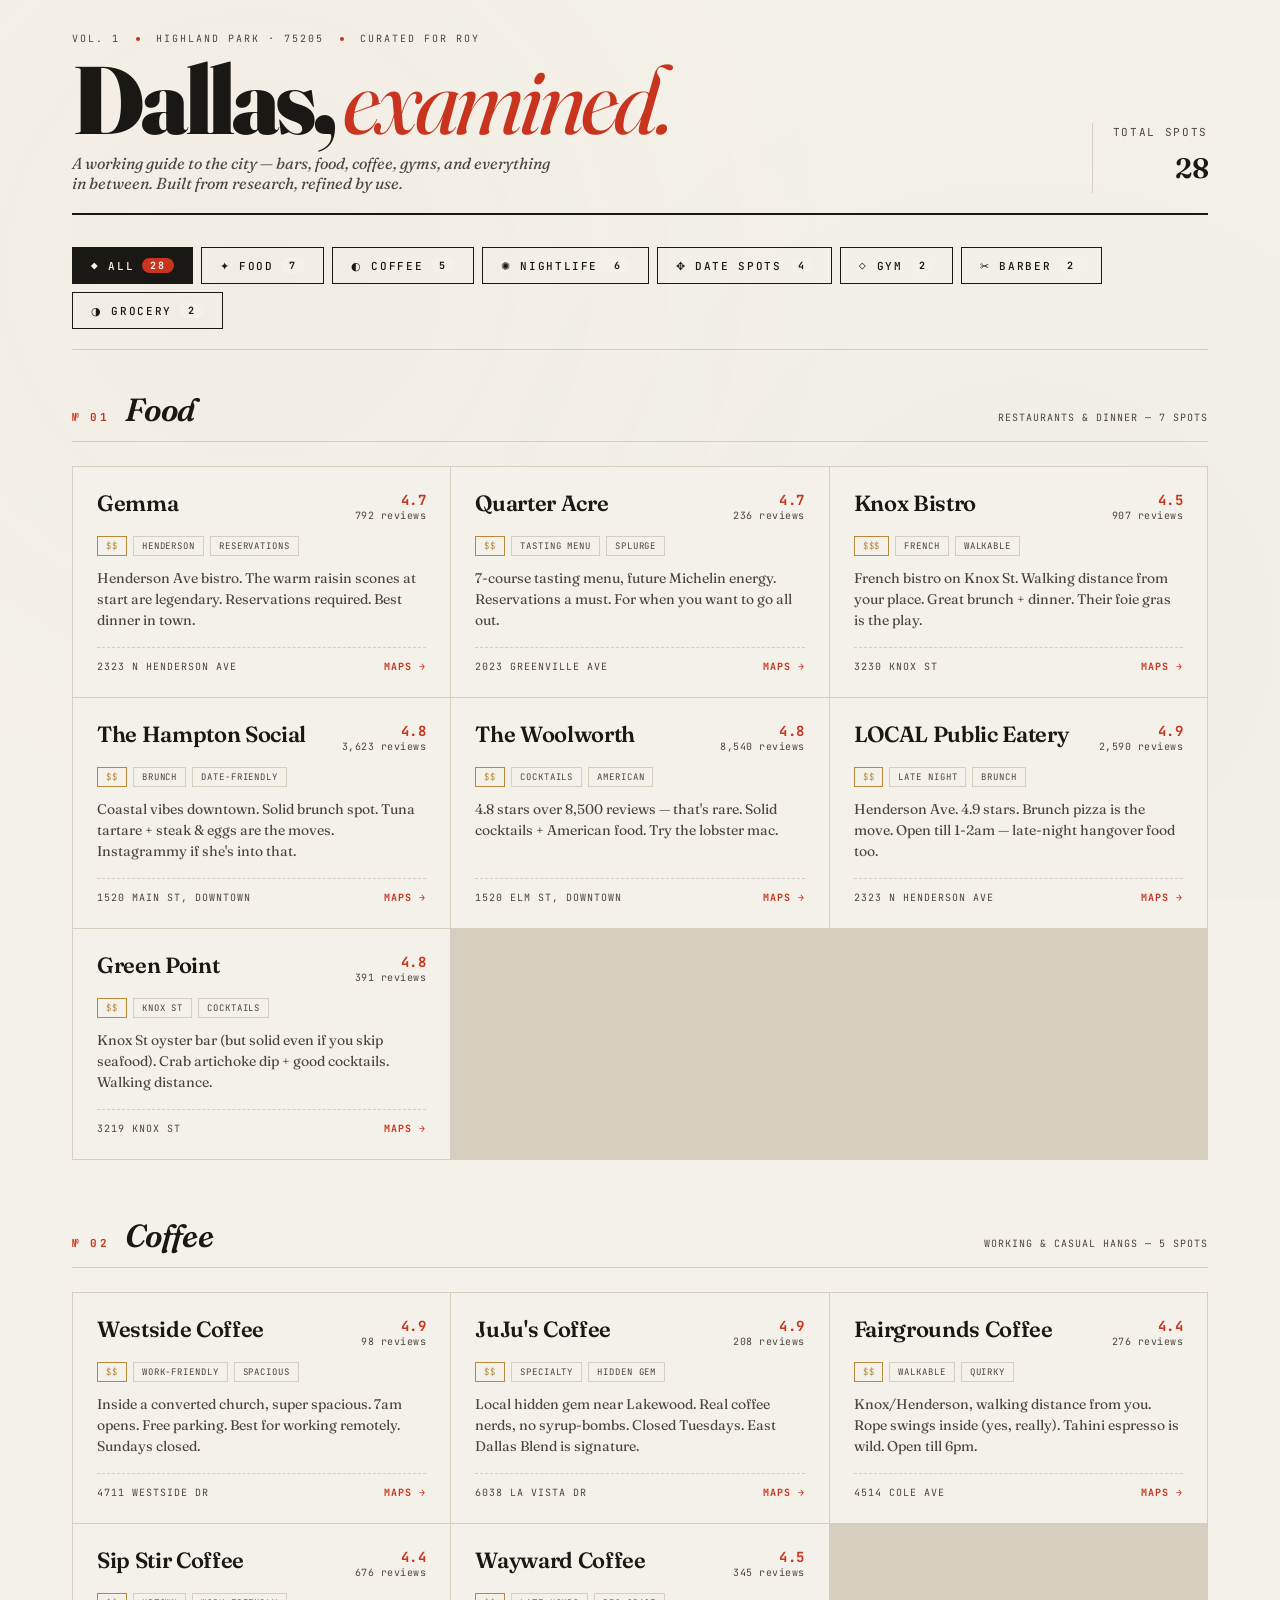
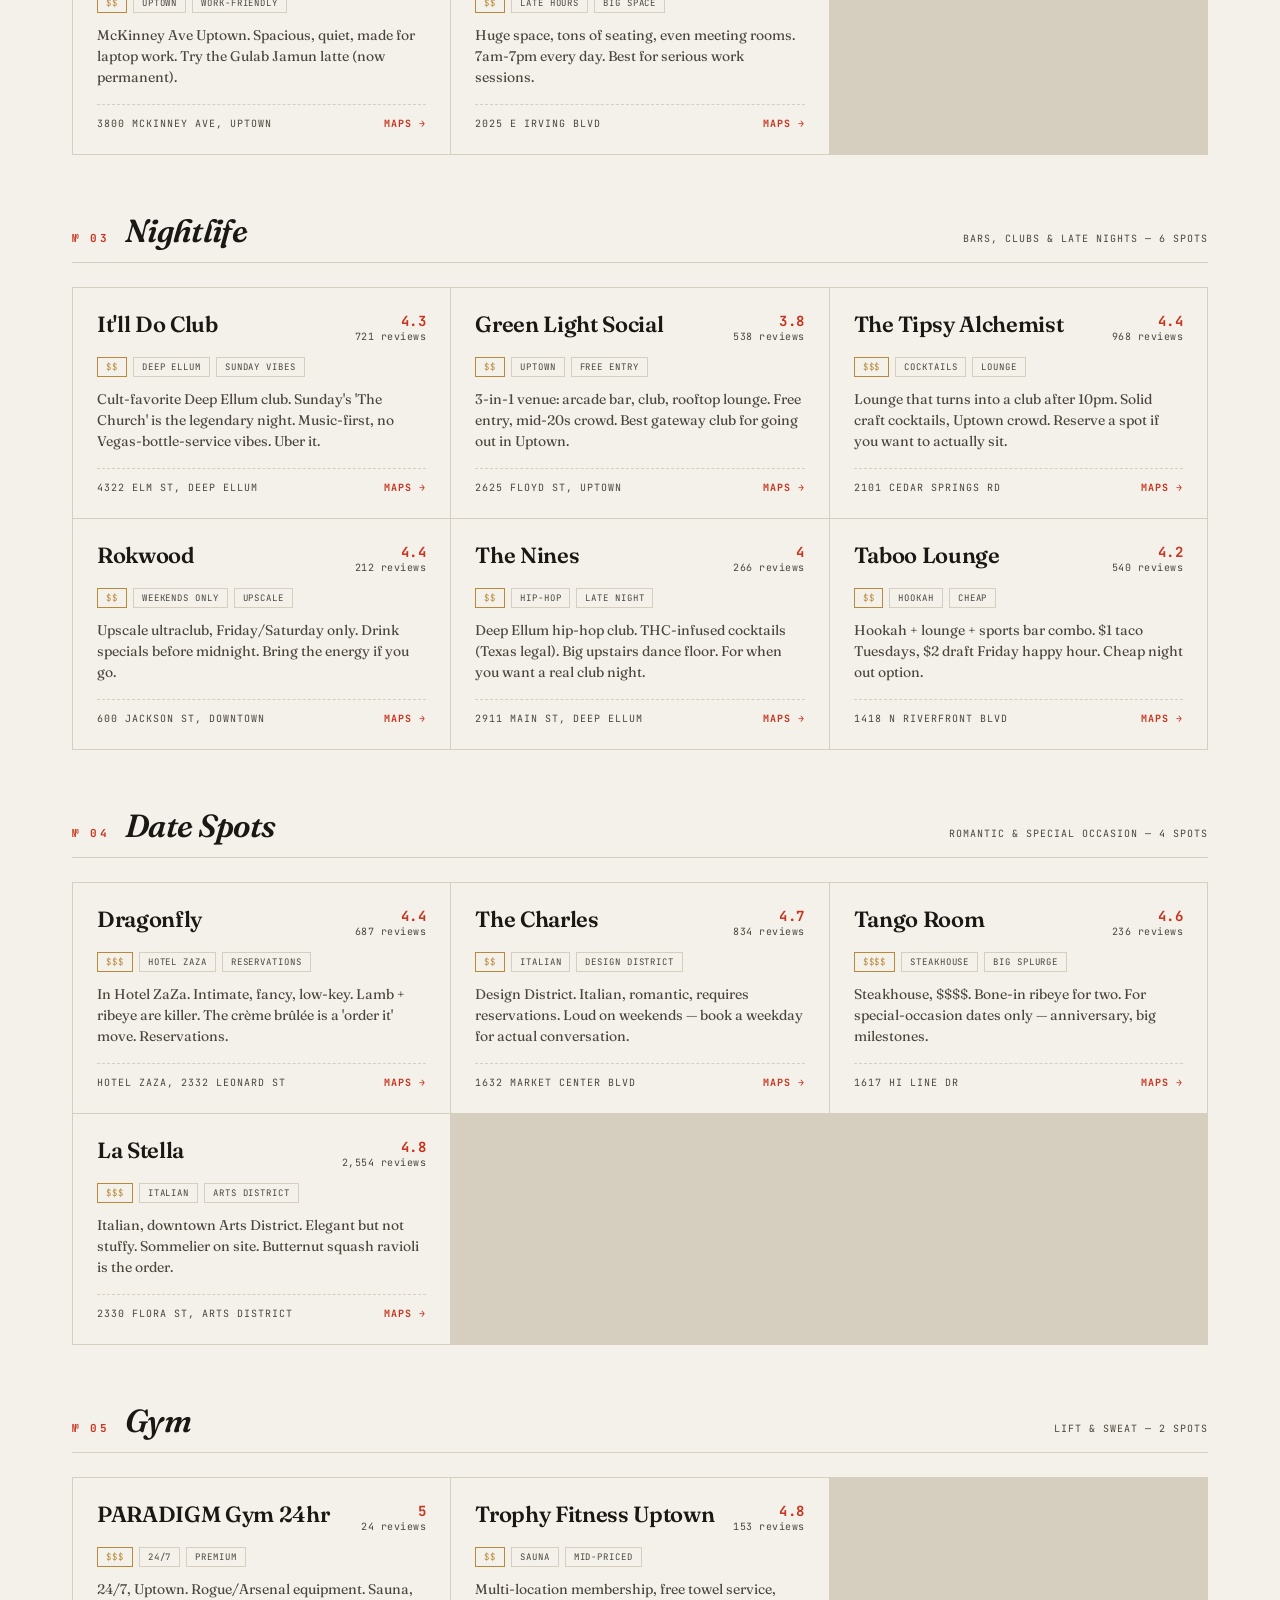
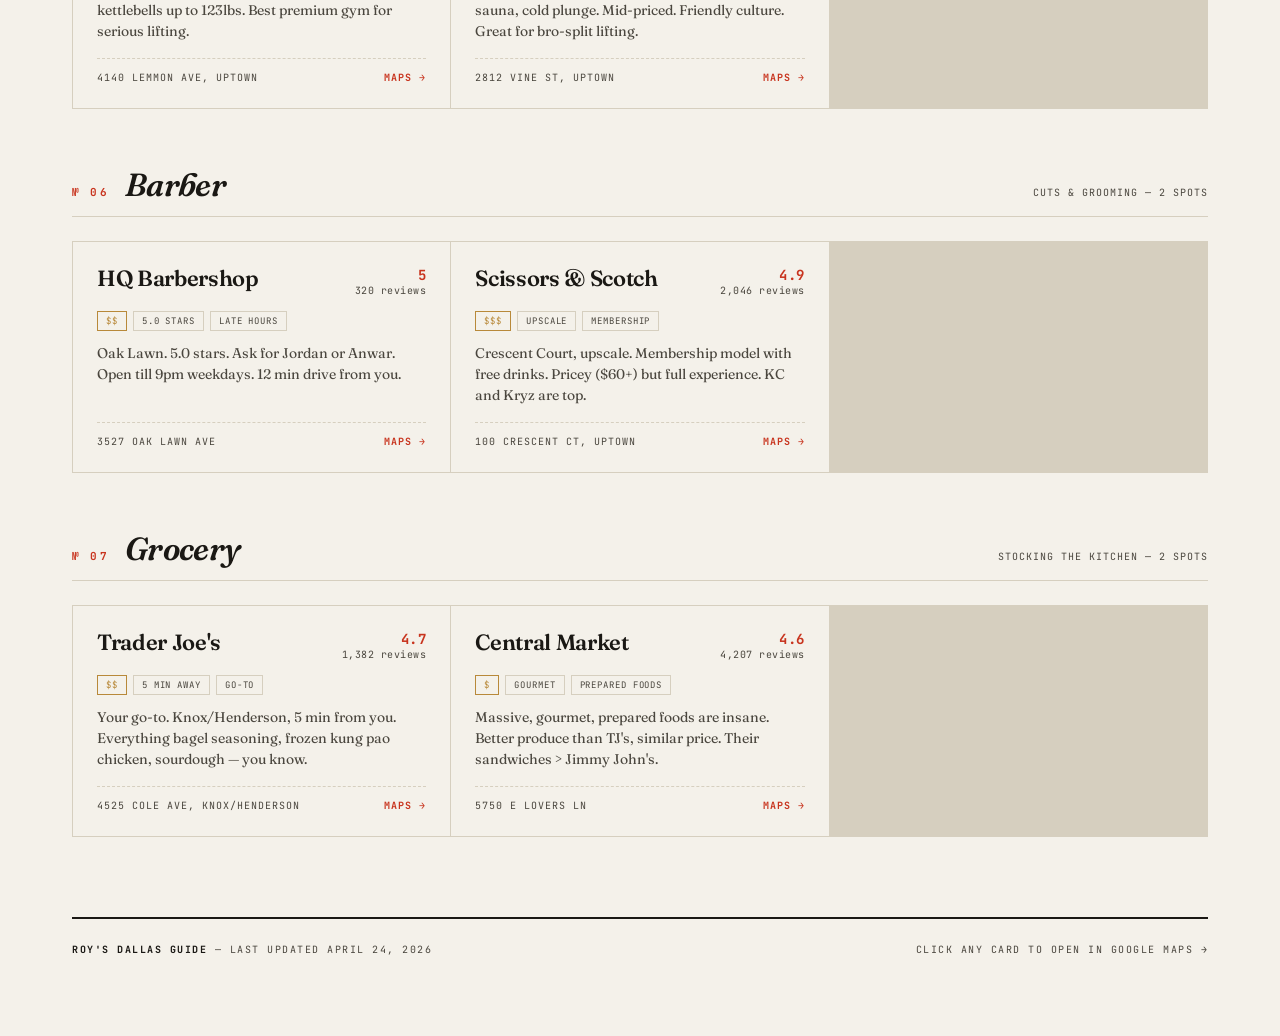
<file: dallas_guide.html>
<!DOCTYPE html>
<html lang="en">
<head>
<meta charset="UTF-8">
<title>Roy's Dallas Guide</title>
<link rel="preconnect" href="https://fonts.googleapis.com">
<link rel="preconnect" href="https://fonts.gstatic.com" crossorigin>
<link href="https://fonts.googleapis.com/css2?family=Fraunces:ital,opsz,wght@0,9..144,300;0,9..144,400;0,9..144,600;0,9..144,800;0,9..144,900;1,9..144,300&family=JetBrains+Mono:wght@400;500;700&display=swap" rel="stylesheet">
<style>
  :root {
    --bg: #f4f1ea;
    --bg-2: #ebe6db;
    --ink: #1a1814;
    --ink-soft: #4a463e;
    --rule: #d6cfbf;
    --accent: #c8341e;
    --accent-2: #1f4a2e;
    --gold: #b8893a;
  }

  * { margin: 0; padding: 0; box-sizing: border-box; }

  body {
    background: var(--bg);
    color: var(--ink);
    font-family: 'Fraunces', Georgia, serif;
    min-height: 100vh;
    overflow-x: hidden;
  }

  /* Subtle paper grain */
  body::before {
    content: '';
    position: fixed;
    inset: 0;
    background-image:
      radial-gradient(circle at 20% 30%, rgba(184,137,58,0.03) 0%, transparent 50%),
      radial-gradient(circle at 80% 70%, rgba(31,74,46,0.025) 0%, transparent 50%);
    pointer-events: none;
    z-index: 1;
  }

  .container {
    max-width: 1200px;
    margin: 0 auto;
    padding: 32px 32px 80px;
    position: relative;
    z-index: 2;
  }

  /* HEADER */
  header {
    border-bottom: 2px solid var(--ink);
    padding-bottom: 20px;
    margin-bottom: 32px;
    display: flex;
    justify-content: space-between;
    align-items: flex-end;
    gap: 24px;
    flex-wrap: wrap;
  }

  .masthead {
    flex: 1;
    min-width: 280px;
  }

  .meta-line {
    font-family: 'JetBrains Mono', monospace;
    font-size: 10px;
    letter-spacing: 0.2em;
    text-transform: uppercase;
    color: var(--ink-soft);
    display: flex;
    gap: 16px;
    align-items: center;
    margin-bottom: 12px;
  }

  .meta-line .dot {
    width: 4px; height: 4px; background: var(--accent); border-radius: 50%;
  }

  h1 {
    font-family: 'Fraunces', serif;
    font-weight: 900;
    font-size: clamp(48px, 8vw, 96px);
    line-height: 0.88;
    letter-spacing: -0.04em;
    font-variation-settings: "opsz" 144;
  }

  h1 .italic {
    font-style: italic;
    font-weight: 400;
    color: var(--accent);
  }

  .subtitle {
    font-size: 16px;
    color: var(--ink-soft);
    font-style: italic;
    margin-top: 12px;
    max-width: 480px;
  }

  .stats {
    text-align: right;
    font-family: 'JetBrains Mono', monospace;
    font-size: 11px;
    letter-spacing: 0.15em;
    text-transform: uppercase;
    color: var(--ink-soft);
    line-height: 1.8;
    border-left: 1px solid var(--rule);
    padding-left: 20px;
  }

  .stats strong {
    font-family: 'Fraunces', serif;
    font-size: 28px;
    font-weight: 600;
    color: var(--ink);
    display: block;
    text-transform: none;
    letter-spacing: -0.02em;
  }

  /* CATEGORY NAV */
  .nav {
    display: flex;
    gap: 8px;
    flex-wrap: wrap;
    margin-bottom: 40px;
    padding-bottom: 20px;
    border-bottom: 1px solid var(--rule);
  }

  .cat-btn {
    border: 1px solid var(--ink);
    background: transparent;
    color: var(--ink);
    padding: 10px 18px;
    font-family: 'JetBrains Mono', monospace;
    font-size: 11px;
    letter-spacing: 0.15em;
    text-transform: uppercase;
    cursor: pointer;
    transition: all 0.2s;
    display: flex;
    align-items: center;
    gap: 8px;
    font-weight: 500;
  }

  .cat-btn:hover {
    background: var(--ink);
    color: var(--bg);
  }

  .cat-btn.active {
    background: var(--ink);
    color: var(--bg);
  }

  .cat-btn .count {
    background: var(--bg);
    color: var(--ink);
    border-radius: 99px;
    padding: 1px 8px;
    font-size: 10px;
    font-weight: 700;
  }

  .cat-btn.active .count {
    background: var(--accent);
    color: var(--bg);
  }

  /* SECTION HEADERS */
  .section {
    margin-bottom: 56px;
    animation: fadeIn 0.4s ease both;
  }

  @keyframes fadeIn {
    from { opacity: 0; transform: translateY(8px); }
    to { opacity: 1; transform: translateY(0); }
  }

  .section-header {
    display: flex;
    align-items: baseline;
    gap: 16px;
    margin-bottom: 24px;
    border-bottom: 1px solid var(--rule);
    padding-bottom: 12px;
  }

  .section-num {
    font-family: 'JetBrains Mono', monospace;
    font-size: 11px;
    letter-spacing: 0.2em;
    color: var(--accent);
    font-weight: 700;
  }

  .section-title {
    font-family: 'Fraunces', serif;
    font-size: 32px;
    font-weight: 600;
    font-style: italic;
    letter-spacing: -0.02em;
    color: var(--ink);
  }

  .section-desc {
    font-family: 'JetBrains Mono', monospace;
    font-size: 10px;
    color: var(--ink-soft);
    letter-spacing: 0.1em;
    text-transform: uppercase;
    margin-left: auto;
  }

  /* CARD GRID */
  .grid {
    display: grid;
    grid-template-columns: repeat(auto-fill, minmax(340px, 1fr));
    gap: 1px;
    background: var(--rule);
    border: 1px solid var(--rule);
  }

  .card {
    background: var(--bg);
    padding: 24px;
    transition: background 0.2s;
    cursor: pointer;
    text-decoration: none;
    color: inherit;
    display: flex;
    flex-direction: column;
    min-height: 200px;
  }

  .card:hover {
    background: var(--bg-2);
  }

  .card-header {
    display: flex;
    justify-content: space-between;
    align-items: flex-start;
    margin-bottom: 14px;
    gap: 12px;
  }

  .card-name {
    font-family: 'Fraunces', serif;
    font-size: 22px;
    font-weight: 600;
    line-height: 1.1;
    letter-spacing: -0.015em;
  }

  .rating {
    font-family: 'JetBrains Mono', monospace;
    font-size: 10px;
    letter-spacing: 0.05em;
    color: var(--ink-soft);
    white-space: nowrap;
    text-align: right;
  }

  .rating .num {
    color: var(--accent);
    font-weight: 700;
    font-size: 14px;
  }

  .tags {
    display: flex;
    gap: 6px;
    flex-wrap: wrap;
    margin-bottom: 12px;
  }

  .tag {
    font-family: 'JetBrains Mono', monospace;
    font-size: 9px;
    letter-spacing: 0.1em;
    text-transform: uppercase;
    color: var(--ink-soft);
    padding: 3px 8px;
    border: 1px solid var(--rule);
  }

  .tag.price {
    color: var(--gold);
    border-color: var(--gold);
  }

  .note {
    font-size: 14px;
    line-height: 1.5;
    color: var(--ink-soft);
    flex: 1;
  }

  .card-footer {
    margin-top: 16px;
    padding-top: 12px;
    border-top: 1px dashed var(--rule);
    display: flex;
    justify-content: space-between;
    align-items: center;
    font-family: 'JetBrains Mono', monospace;
    font-size: 10px;
    letter-spacing: 0.1em;
    text-transform: uppercase;
  }

  .address {
    color: var(--ink-soft);
    overflow: hidden;
    text-overflow: ellipsis;
    white-space: nowrap;
    flex: 1;
    margin-right: 12px;
  }

  .open-link {
    color: var(--accent);
    font-weight: 700;
    white-space: nowrap;
  }

  .open-link::after {
    content: ' →';
  }

  .card:hover .open-link {
    text-decoration: underline;
  }

  /* FOOTER */
  footer {
    margin-top: 80px;
    padding-top: 24px;
    border-top: 2px solid var(--ink);
    display: flex;
    justify-content: space-between;
    align-items: baseline;
    flex-wrap: wrap;
    gap: 16px;
    font-family: 'JetBrains Mono', monospace;
    font-size: 10px;
    letter-spacing: 0.15em;
    text-transform: uppercase;
    color: var(--ink-soft);
  }

  footer strong {
    color: var(--ink);
  }

  .empty {
    text-align: center;
    padding: 80px 20px;
    font-style: italic;
    color: var(--ink-soft);
    font-size: 18px;
  }

  @media (max-width: 600px) {
    .container { padding: 20px 20px 60px; }
    header { flex-direction: column; align-items: flex-start; }
    .stats { text-align: left; border-left: none; padding-left: 0; border-top: 1px solid var(--rule); padding-top: 12px; }
    .grid { grid-template-columns: 1fr; }
    .section-desc { display: none; }
  }
</style>
</head>
<body>

<div class="container">

<header>
  <div class="masthead">
    <div class="meta-line">
      <span>Vol. 1</span>
      <span class="dot"></span>
      <span>Highland Park · 75205</span>
      <span class="dot"></span>
      <span>Curated for Roy</span>
    </div>
    <h1>Dallas, <span class="italic">examined.</span></h1>
    <p class="subtitle">A working guide to the city — bars, food, coffee, gyms, and everything in between. Built from research, refined by use.</p>
  </div>
  <div class="stats">
    Total Spots
    <strong id="total-count">28</strong>
  </div>
</header>

<nav class="nav" id="nav"></nav>

<main id="main"></main>

<footer>
  <div>
    <strong>Roy's Dallas Guide</strong> — Last updated April 24, 2026
  </div>
  <div>Click any card to open in Google Maps →</div>
</footer>

</div>

<script>
const SPOTS = [
  // NIGHTLIFE
  { cat: 'nightlife', name: "It'll Do Club", rating: 4.3, count: 721, price: 2, address: "4322 Elm St, Deep Ellum", note: "Cult-favorite Deep Ellum club. Sunday's 'The Church' is the legendary night. Music-first, no Vegas-bottle-service vibes. Uber it.", url: "https://maps.google.com/?cid=17668020170470540691", tags: ["Deep Ellum", "Sunday vibes"] },
  { cat: 'nightlife', name: "Green Light Social", rating: 3.8, count: 538, price: 2, address: "2625 Floyd St, Uptown", note: "3-in-1 venue: arcade bar, club, rooftop lounge. Free entry, mid-20s crowd. Best gateway club for going out in Uptown.", url: "https://maps.google.com/?cid=5295499699348469614", tags: ["Uptown", "Free entry"] },
  { cat: 'nightlife', name: "The Tipsy Alchemist", rating: 4.4, count: 968, price: 3, address: "2101 Cedar Springs Rd", note: "Lounge that turns into a club after 10pm. Solid craft cocktails, Uptown crowd. Reserve a spot if you want to actually sit.", url: "https://maps.google.com/?cid=11648288627562948124", tags: ["Cocktails", "Lounge"] },
  { cat: 'nightlife', name: "Rokwood", rating: 4.4, count: 212, price: 2, address: "600 Jackson St, Downtown", note: "Upscale ultraclub, Friday/Saturday only. Drink specials before midnight. Bring the energy if you go.", url: "https://maps.google.com/?cid=585048657305730896", tags: ["Weekends only", "Upscale"] },
  { cat: 'nightlife', name: "The Nines", rating: 4.0, count: 266, price: 2, address: "2911 Main St, Deep Ellum", note: "Deep Ellum hip-hop club. THC-infused cocktails (Texas legal). Big upstairs dance floor. For when you want a real club night.", url: "https://maps.google.com/?cid=2992976974625140130", tags: ["Hip-hop", "Late night"] },
  { cat: 'nightlife', name: "Taboo Lounge", rating: 4.2, count: 540, price: 2, address: "1418 N Riverfront Blvd", note: "Hookah + lounge + sports bar combo. $1 taco Tuesdays, $2 draft Friday happy hour. Cheap night out option.", url: "https://maps.google.com/?cid=17512532696725092819", tags: ["Hookah", "Cheap"] },

  // RESTAURANTS
  { cat: 'food', name: "Gemma", rating: 4.7, count: 792, price: 2, address: "2323 N Henderson Ave", note: "Henderson Ave bistro. The warm raisin scones at start are legendary. Reservations required. Best dinner in town.", url: "https://maps.google.com/?cid=16776959467984472921", tags: ["Henderson", "Reservations"] },
  { cat: 'food', name: "Quarter Acre", rating: 4.7, count: 236, price: 2, address: "2023 Greenville Ave", note: "7-course tasting menu, future Michelin energy. Reservations a must. For when you want to go all out.", url: "https://maps.google.com/?cid=18103532827925592262", tags: ["Tasting menu", "Splurge"] },
  { cat: 'food', name: "Knox Bistro", rating: 4.5, count: 907, price: 3, address: "3230 Knox St", note: "French bistro on Knox St. Walking distance from your place. Great brunch + dinner. Their foie gras is the play.", url: "https://maps.google.com/?cid=16504503270642416377", tags: ["French", "Walkable"] },
  { cat: 'food', name: "The Hampton Social", rating: 4.8, count: 3623, price: 2, address: "1520 Main St, Downtown", note: "Coastal vibes downtown. Solid brunch spot. Tuna tartare + steak & eggs are the moves. Instagrammy if she's into that.", url: "https://maps.google.com/?cid=9440724477373662356", tags: ["Brunch", "Date-friendly"] },
  { cat: 'food', name: "The Woolworth", rating: 4.8, count: 8540, price: 2, address: "1520 Elm St, Downtown", note: "4.8 stars over 8,500 reviews — that's rare. Solid cocktails + American food. Try the lobster mac.", url: "https://maps.google.com/?cid=13590217327680693997", tags: ["Cocktails", "American"] },
  { cat: 'food', name: "LOCAL Public Eatery", rating: 4.9, count: 2590, price: 2, address: "2323 N Henderson Ave", note: "Henderson Ave. 4.9 stars. Brunch pizza is the move. Open till 1-2am — late-night hangover food too.", url: "https://maps.google.com/?cid=11739867238180563734", tags: ["Late night", "Brunch"] },
  { cat: 'food', name: "Green Point", rating: 4.8, count: 391, price: 2, address: "3219 Knox St", note: "Knox St oyster bar (but solid even if you skip seafood). Crab artichoke dip + good cocktails. Walking distance.", url: "https://maps.google.com/?cid=2420725937368469287", tags: ["Knox St", "Cocktails"] },

  // COFFEE
  { cat: 'coffee', name: "Westside Coffee", rating: 4.9, count: 98, price: 2, address: "4711 Westside Dr", note: "Inside a converted church, super spacious. 7am opens. Free parking. Best for working remotely. Sundays closed.", url: "https://maps.google.com/?cid=13256191736448638353", tags: ["Work-friendly", "Spacious"] },
  { cat: 'coffee', name: "JuJu's Coffee", rating: 4.9, count: 208, price: 2, address: "6038 La Vista Dr", note: "Local hidden gem near Lakewood. Real coffee nerds, no syrup-bombs. Closed Tuesdays. East Dallas Blend is signature.", url: "https://maps.google.com/?cid=2967633645348088795", tags: ["Specialty", "Hidden gem"] },
  { cat: 'coffee', name: "Fairgrounds Coffee", rating: 4.4, count: 276, price: 2, address: "4514 Cole Ave", note: "Knox/Henderson, walking distance from you. Rope swings inside (yes, really). Tahini espresso is wild. Open till 6pm.", url: "https://maps.google.com/?cid=10770039913110635237", tags: ["Walkable", "Quirky"] },
  { cat: 'coffee', name: "Sip Stir Coffee", rating: 4.4, count: 676, price: 2, address: "3800 McKinney Ave, Uptown", note: "McKinney Ave Uptown. Spacious, quiet, made for laptop work. Try the Gulab Jamun latte (now permanent).", url: "https://maps.google.com/?cid=65428315905889904", tags: ["Uptown", "Work-friendly"] },
  { cat: 'coffee', name: "Wayward Coffee", rating: 4.5, count: 345, price: 2, address: "2025 E Irving Blvd", note: "Huge space, tons of seating, even meeting rooms. 7am-7pm every day. Best for serious work sessions.", url: "https://maps.google.com/?cid=1418955534934219838", tags: ["Late hours", "Big space"] },

  // DATE SPOTS
  { cat: 'date', name: "Dragonfly", rating: 4.4, count: 687, price: 3, address: "Hotel ZaZa, 2332 Leonard St", note: "In Hotel ZaZa. Intimate, fancy, low-key. Lamb + ribeye are killer. The crème brûlée is a 'order it' move. Reservations.", url: "https://maps.google.com/?cid=5625661118846807733", tags: ["Hotel ZaZa", "Reservations"] },
  { cat: 'date', name: "The Charles", rating: 4.7, count: 834, price: 2, address: "1632 Market Center Blvd", note: "Design District. Italian, romantic, requires reservations. Loud on weekends — book a weekday for actual conversation.", url: "https://maps.google.com/?cid=10780876512653040869", tags: ["Italian", "Design District"] },
  { cat: 'date', name: "Tango Room", rating: 4.6, count: 236, price: 4, address: "1617 Hi Line Dr", note: "Steakhouse, $$$$. Bone-in ribeye for two. For special-occasion dates only — anniversary, big milestones.", url: "https://maps.google.com/?cid=17437670959637534375", tags: ["Steakhouse", "Big splurge"] },
  { cat: 'date', name: "La Stella", rating: 4.8, count: 2554, price: 3, address: "2330 Flora St, Arts District", note: "Italian, downtown Arts District. Elegant but not stuffy. Sommelier on site. Butternut squash ravioli is the order.", url: "https://maps.google.com/?cid=16747910430417942352", tags: ["Italian", "Arts District"] },

  // GYM
  { cat: 'gym', name: "PARADIGM Gym 24hr", rating: 5.0, count: 24, price: 3, address: "4140 Lemmon Ave, Uptown", note: "24/7, Uptown. Rogue/Arsenal equipment. Sauna, kettlebells up to 123lbs. Best premium gym for serious lifting.", url: "https://maps.google.com/?cid=17027847555641276072", tags: ["24/7", "Premium"] },
  { cat: 'gym', name: "Trophy Fitness Uptown", rating: 4.8, count: 153, price: 2, address: "2812 Vine St, Uptown", note: "Multi-location membership, free towel service, sauna, cold plunge. Mid-priced. Friendly culture. Great for bro-split lifting.", url: "https://maps.google.com/?cid=3854049179849680706", tags: ["Sauna", "Mid-priced"] },

  // BARBER
  { cat: 'barber', name: "HQ Barbershop", rating: 5.0, count: 320, price: 2, address: "3527 Oak Lawn Ave", note: "Oak Lawn. 5.0 stars. Ask for Jordan or Anwar. Open till 9pm weekdays. 12 min drive from you.", url: "https://maps.google.com/?cid=18322674408249921677", tags: ["5.0 stars", "Late hours"] },
  { cat: 'barber', name: "Scissors & Scotch", rating: 4.9, count: 2046, price: 3, address: "100 Crescent Ct, Uptown", note: "Crescent Court, upscale. Membership model with free drinks. Pricey ($60+) but full experience. KC and Kryz are top.", url: "https://maps.google.com/?cid=1814899333348811818", tags: ["Upscale", "Membership"] },

  // GROCERY
  { cat: 'grocery', name: "Trader Joe's", rating: 4.7, count: 1382, price: 2, address: "4525 Cole Ave, Knox/Henderson", note: "Your go-to. Knox/Henderson, 5 min from you. Everything bagel seasoning, frozen kung pao chicken, sourdough — you know.", url: "https://maps.google.com/?cid=152645785608981447", tags: ["5 min away", "Go-to"] },
  { cat: 'grocery', name: "Central Market", rating: 4.6, count: 4207, price: 1, address: "5750 E Lovers Ln", note: "Massive, gourmet, prepared foods are insane. Better produce than TJ's, similar price. Their sandwiches > Jimmy John's.", url: "https://maps.google.com/?cid=12147552457782087627", tags: ["Gourmet", "Prepared foods"] },
];

const CATEGORIES = [
  { id: 'all', label: 'All', icon: '◆', desc: 'Everything', num: '00' },
  { id: 'food', label: 'Food', icon: '✦', desc: 'Restaurants & dinner', num: '01' },
  { id: 'coffee', label: 'Coffee', icon: '◐', desc: 'Working & casual hangs', num: '02' },
  { id: 'nightlife', label: 'Nightlife', icon: '✺', desc: 'Bars, clubs & late nights', num: '03' },
  { id: 'date', label: 'Date Spots', icon: '✥', desc: 'Romantic & special occasion', num: '04' },
  { id: 'gym', label: 'Gym', icon: '◇', desc: 'Lift & sweat', num: '05' },
  { id: 'barber', label: 'Barber', icon: '✂', desc: 'Cuts & grooming', num: '06' },
  { id: 'grocery', label: 'Grocery', icon: '◑', desc: 'Stocking the kitchen', num: '07' },
];

let activeCat = 'all';

// Render nav
function renderNav() {
  const nav = document.getElementById('nav');
  nav.innerHTML = CATEGORIES.map(c => {
    const count = c.id === 'all' ? SPOTS.length : SPOTS.filter(s => s.cat === c.id).length;
    return `<button class="cat-btn ${activeCat === c.id ? 'active' : ''}" data-cat="${c.id}">
      ${c.icon} ${c.label} <span class="count">${count}</span>
    </button>`;
  }).join('');
  nav.querySelectorAll('.cat-btn').forEach(btn => {
    btn.addEventListener('click', () => {
      activeCat = btn.dataset.cat;
      renderNav();
      renderMain();
    });
  });
}

function priceTag(level) {
  return '$'.repeat(level);
}

function renderCard(spot) {
  return `<a href="${spot.url}" target="_blank" rel="noopener" class="card">
    <div class="card-header">
      <div class="card-name">${spot.name}</div>
      <div class="rating"><span class="num">${spot.rating}</span><br>${spot.count.toLocaleString()} reviews</div>
    </div>
    <div class="tags">
      <span class="tag price">${priceTag(spot.price)}</span>
      ${spot.tags.map(t => `<span class="tag">${t}</span>`).join('')}
    </div>
    <div class="note">${spot.note}</div>
    <div class="card-footer">
      <div class="address">${spot.address}</div>
      <div class="open-link">Maps</div>
    </div>
  </a>`;
}

function renderSection(cat) {
  const filtered = SPOTS.filter(s => s.cat === cat.id);
  if (filtered.length === 0) return '';
  return `<section class="section">
    <div class="section-header">
      <span class="section-num">№ ${cat.num}</span>
      <span class="section-title">${cat.label}</span>
      <span class="section-desc">${cat.desc} — ${filtered.length} spots</span>
    </div>
    <div class="grid">
      ${filtered.map(renderCard).join('')}
    </div>
  </section>`;
}

function renderMain() {
  const main = document.getElementById('main');
  const total = document.getElementById('total-count');

  if (activeCat === 'all') {
    total.textContent = SPOTS.length;
    main.innerHTML = CATEGORIES.filter(c => c.id !== 'all').map(renderSection).join('');
  } else {
    const cat = CATEGORIES.find(c => c.id === activeCat);
    const filtered = SPOTS.filter(s => s.cat === activeCat);
    total.textContent = filtered.length;
    if (filtered.length === 0) {
      main.innerHTML = `<div class="empty">No spots in this category yet.</div>`;
    } else {
      main.innerHTML = renderSection(cat);
    }
  }
}

renderNav();
renderMain();
</script>

</body>
</html>
</file>
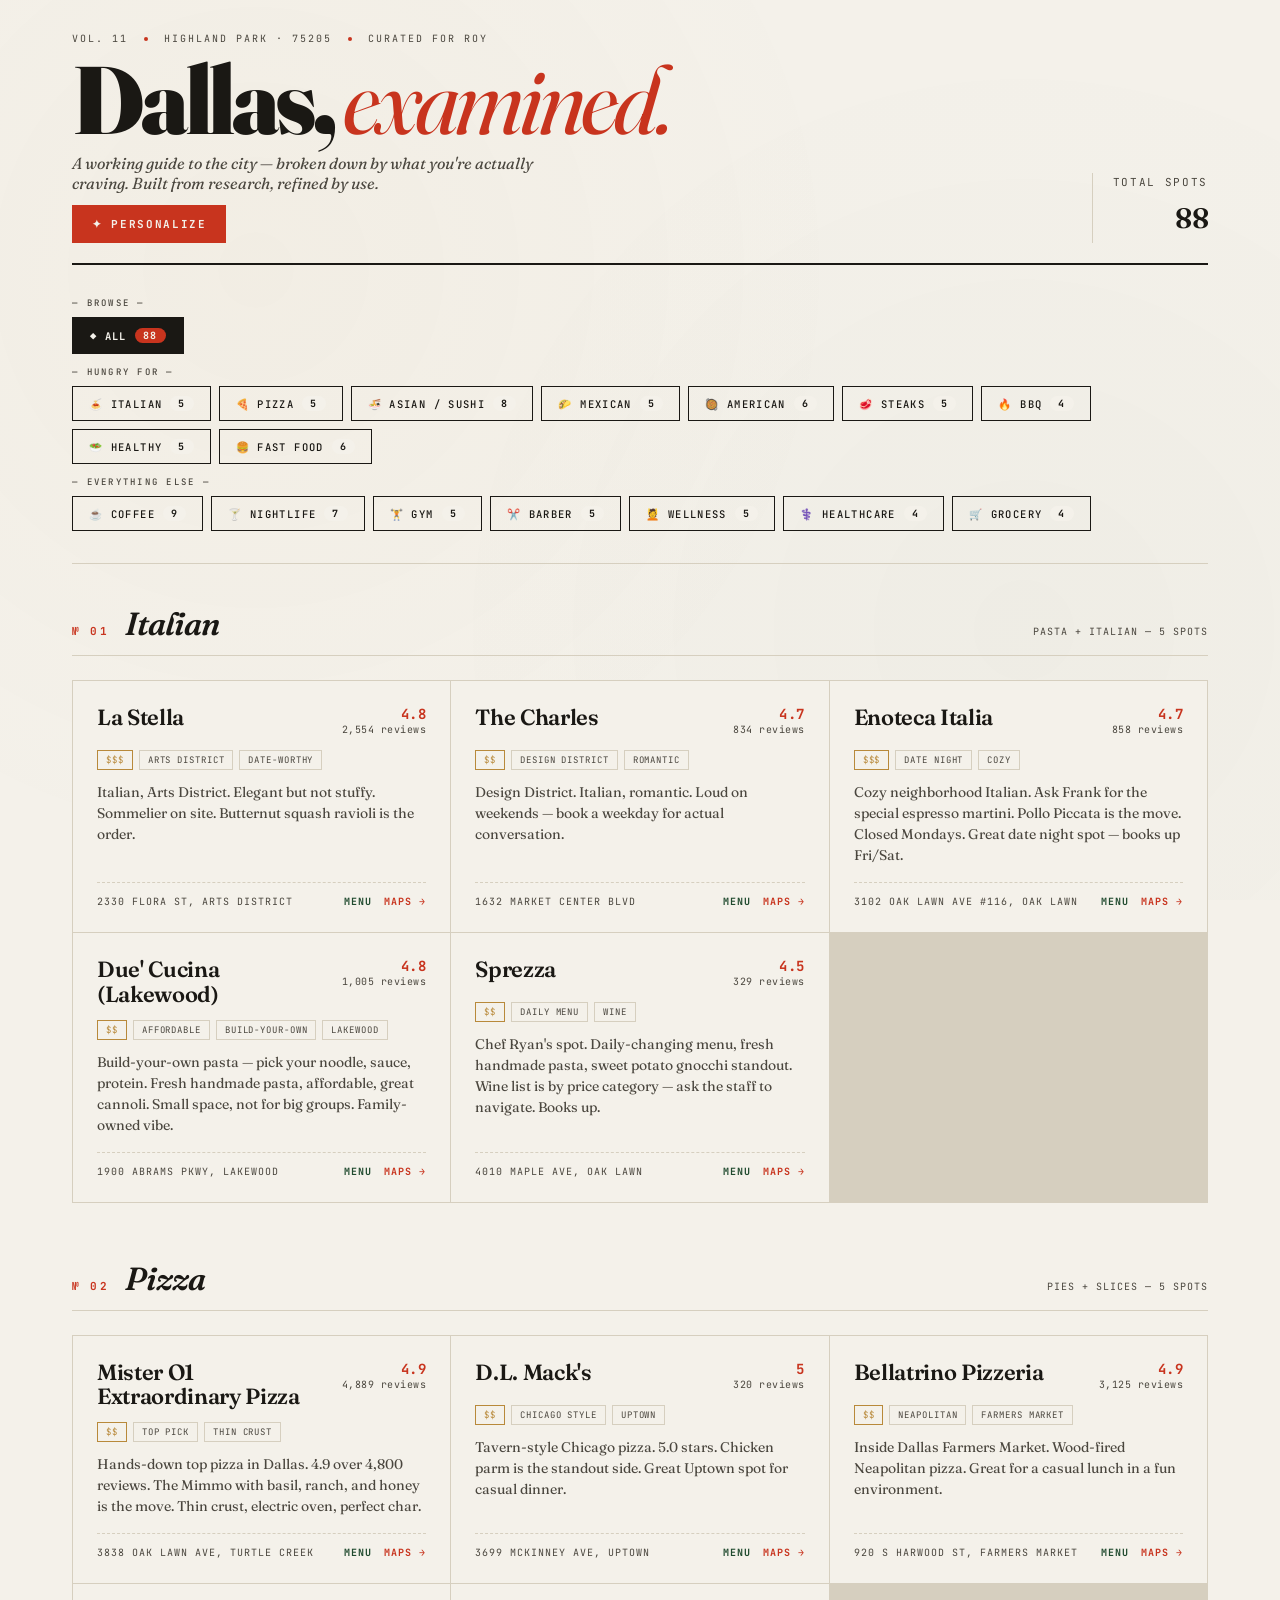
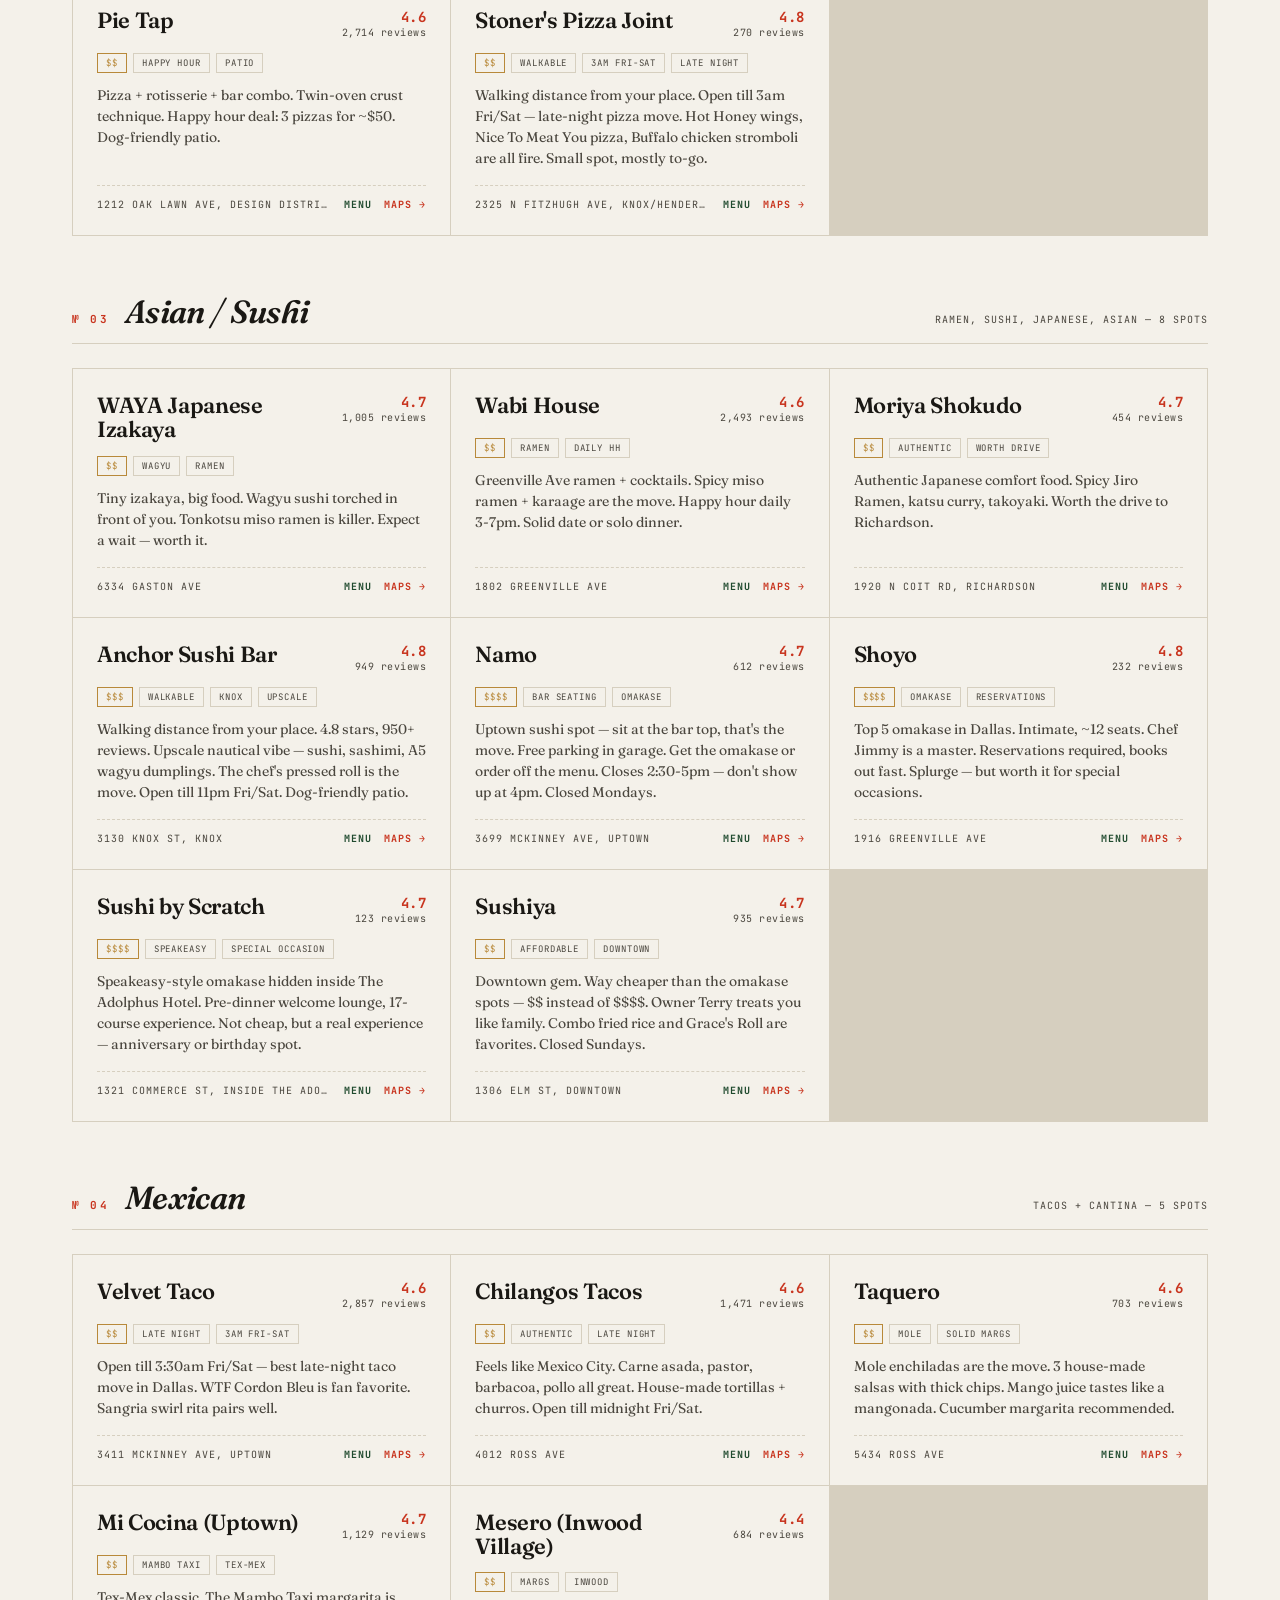
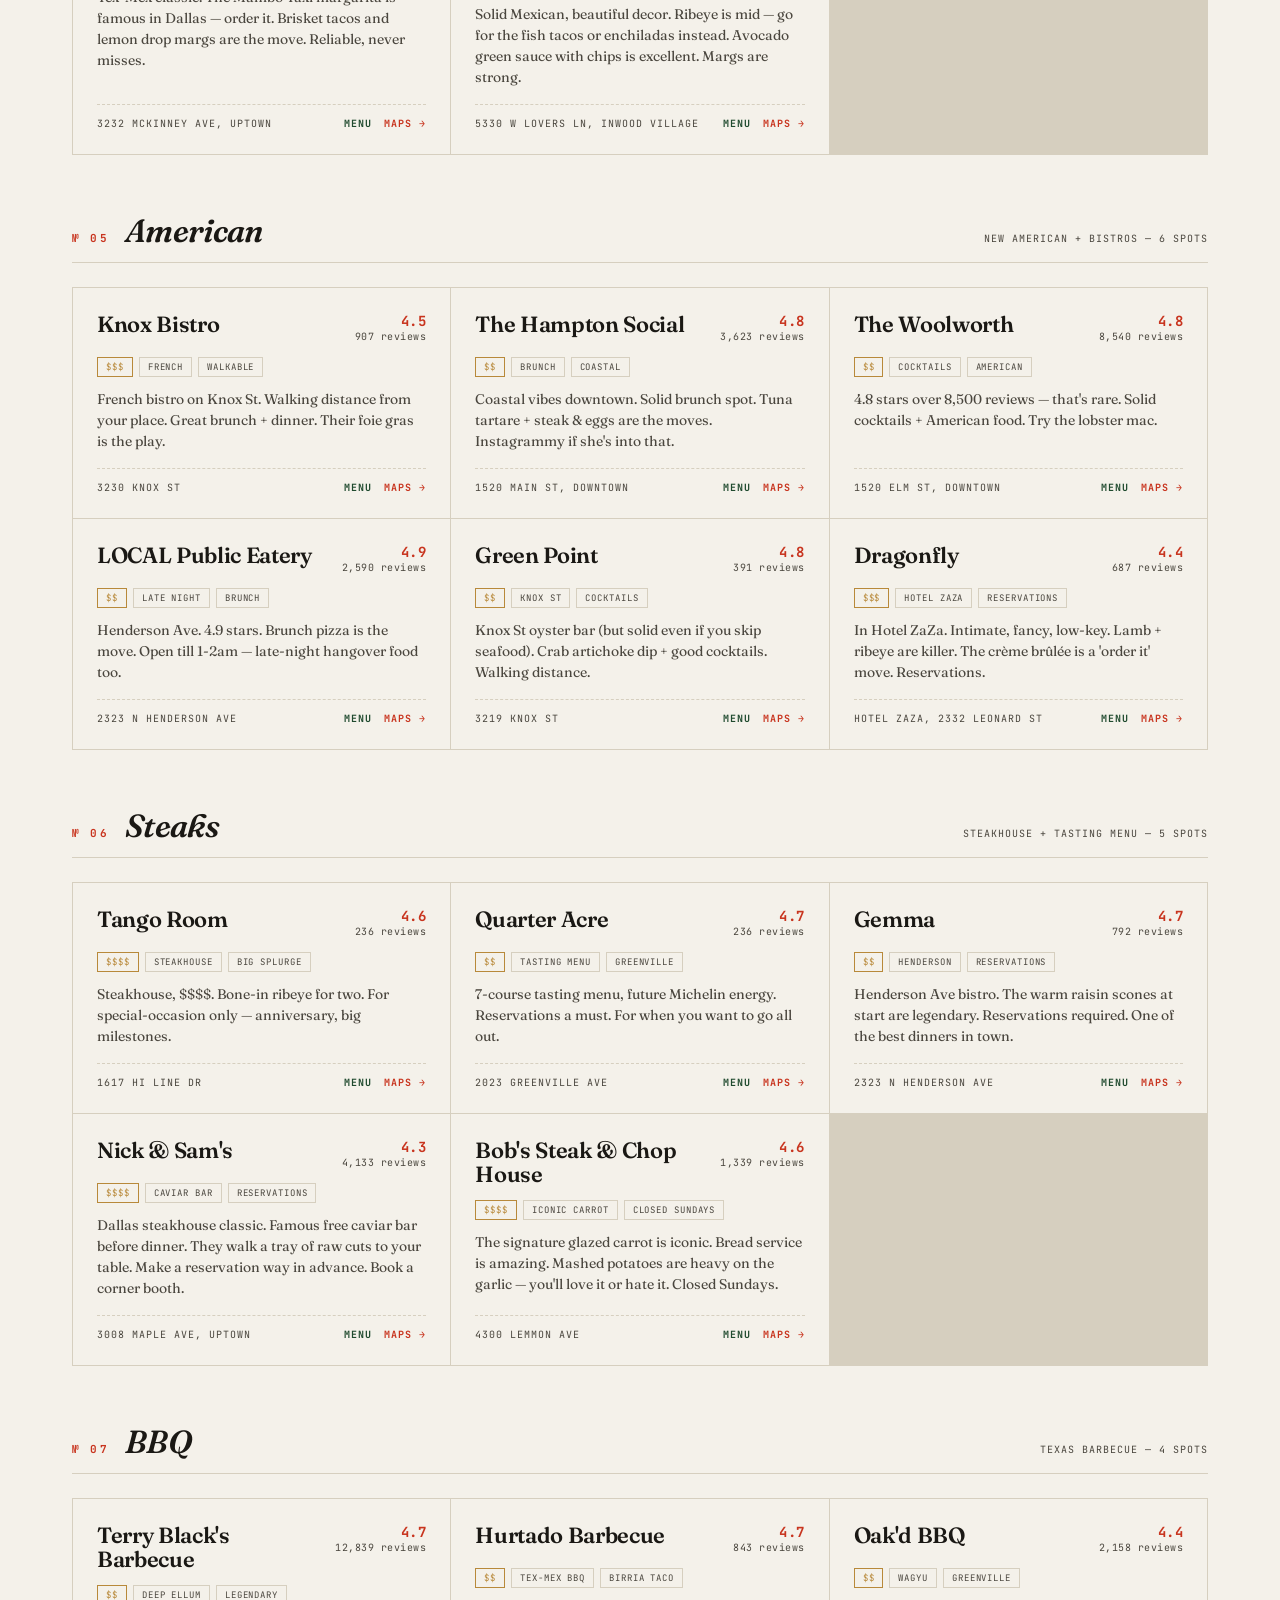
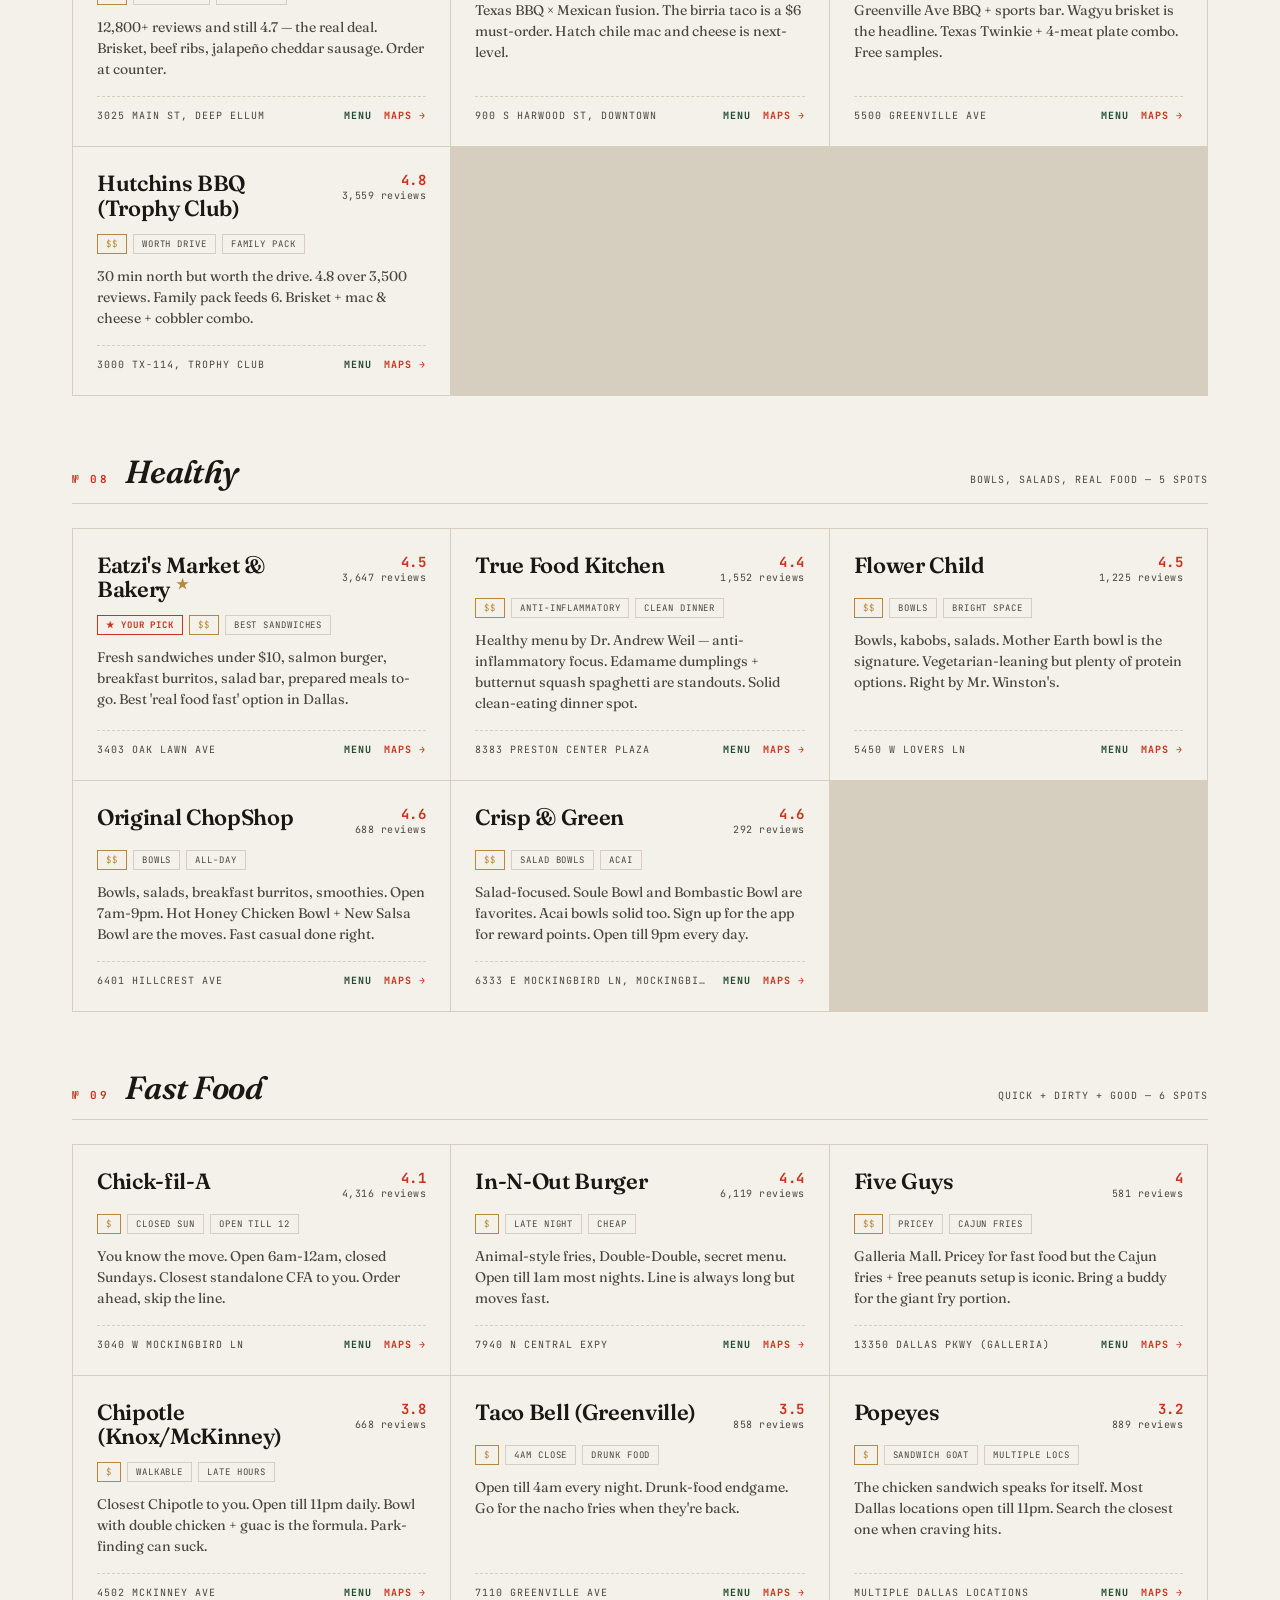
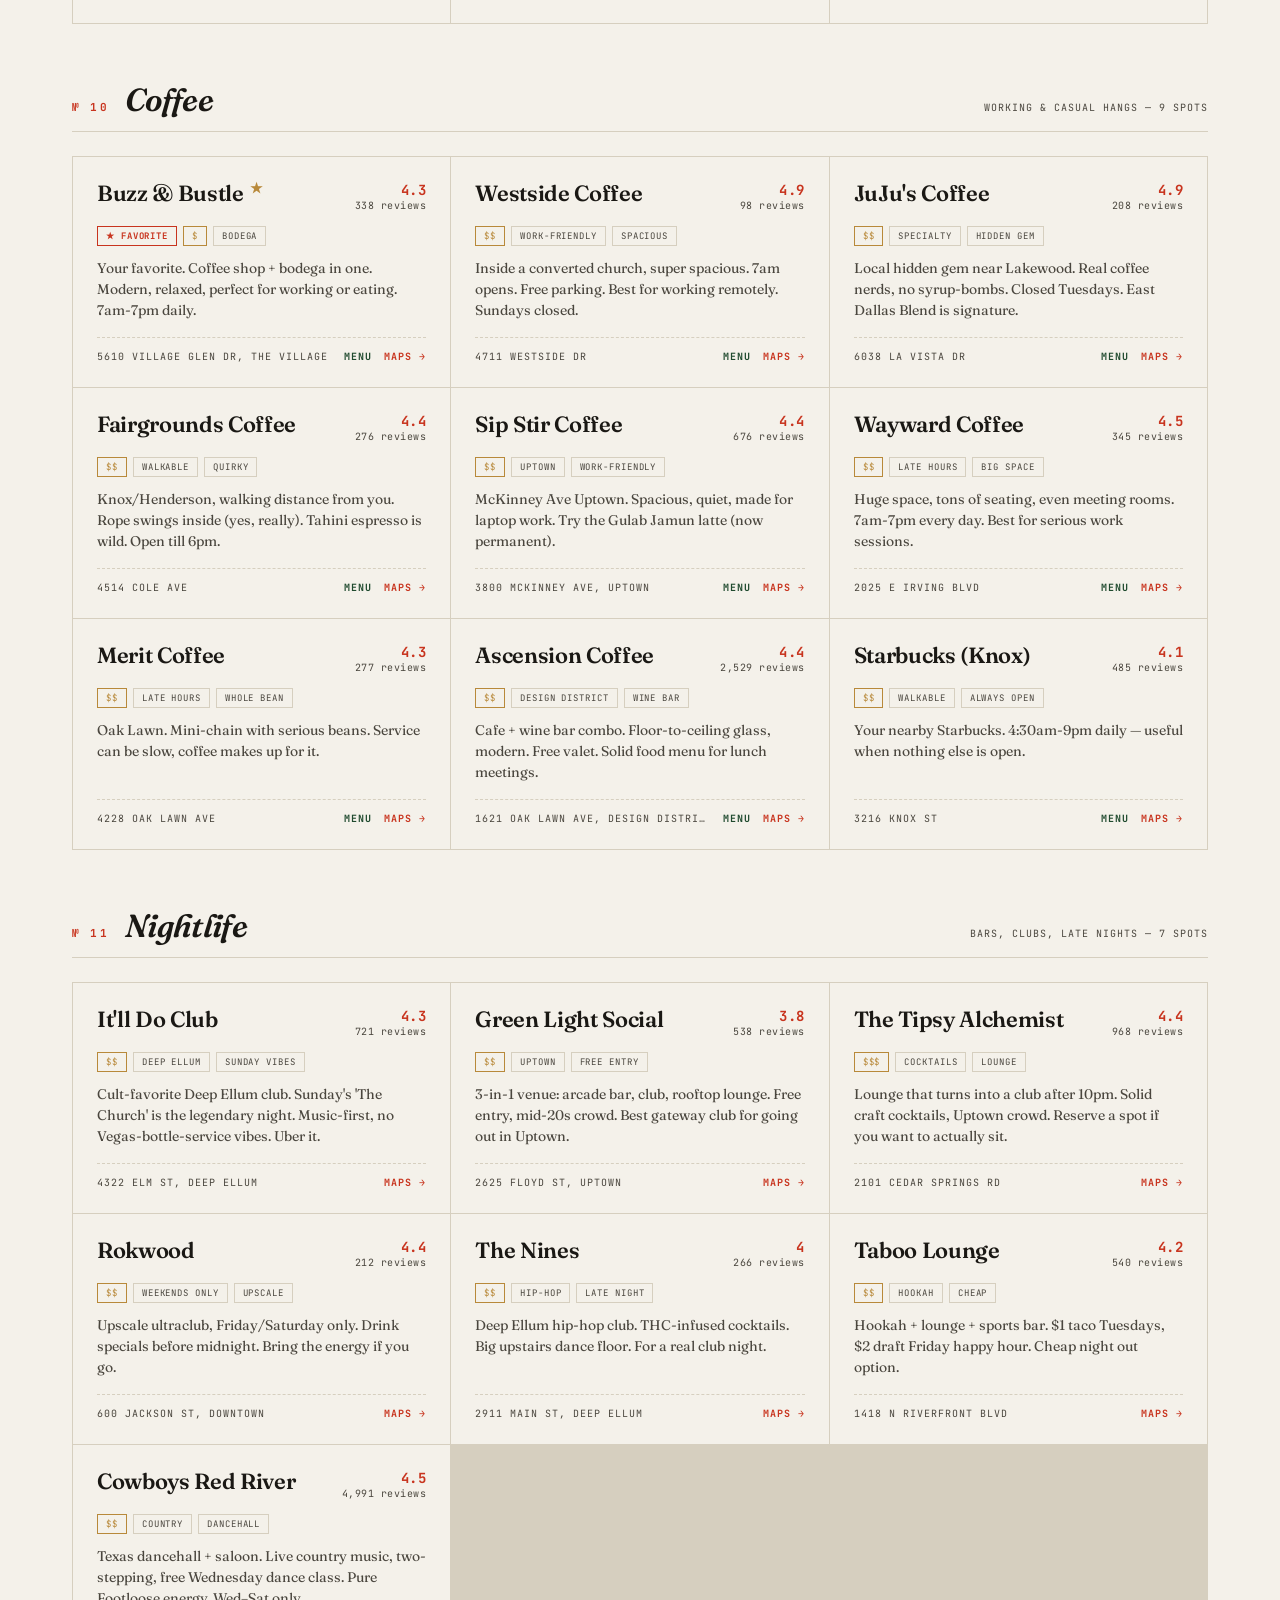
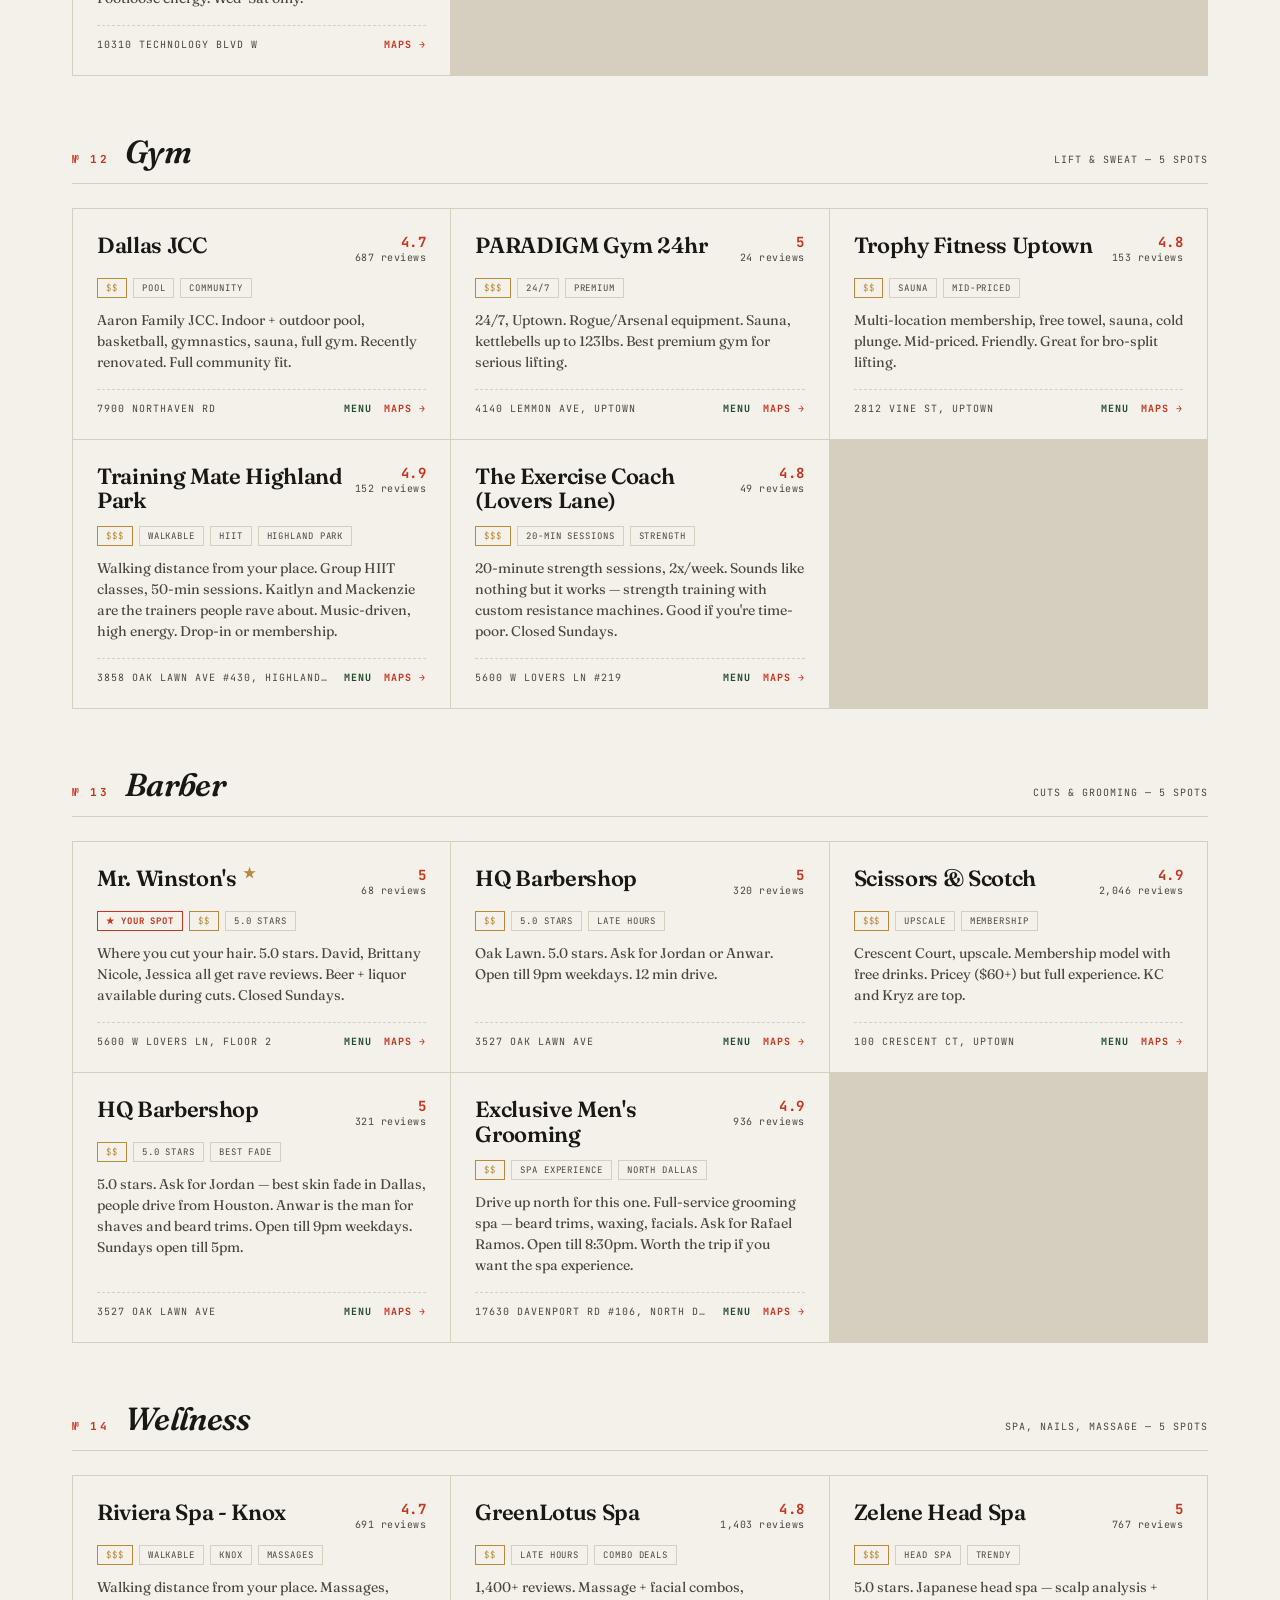
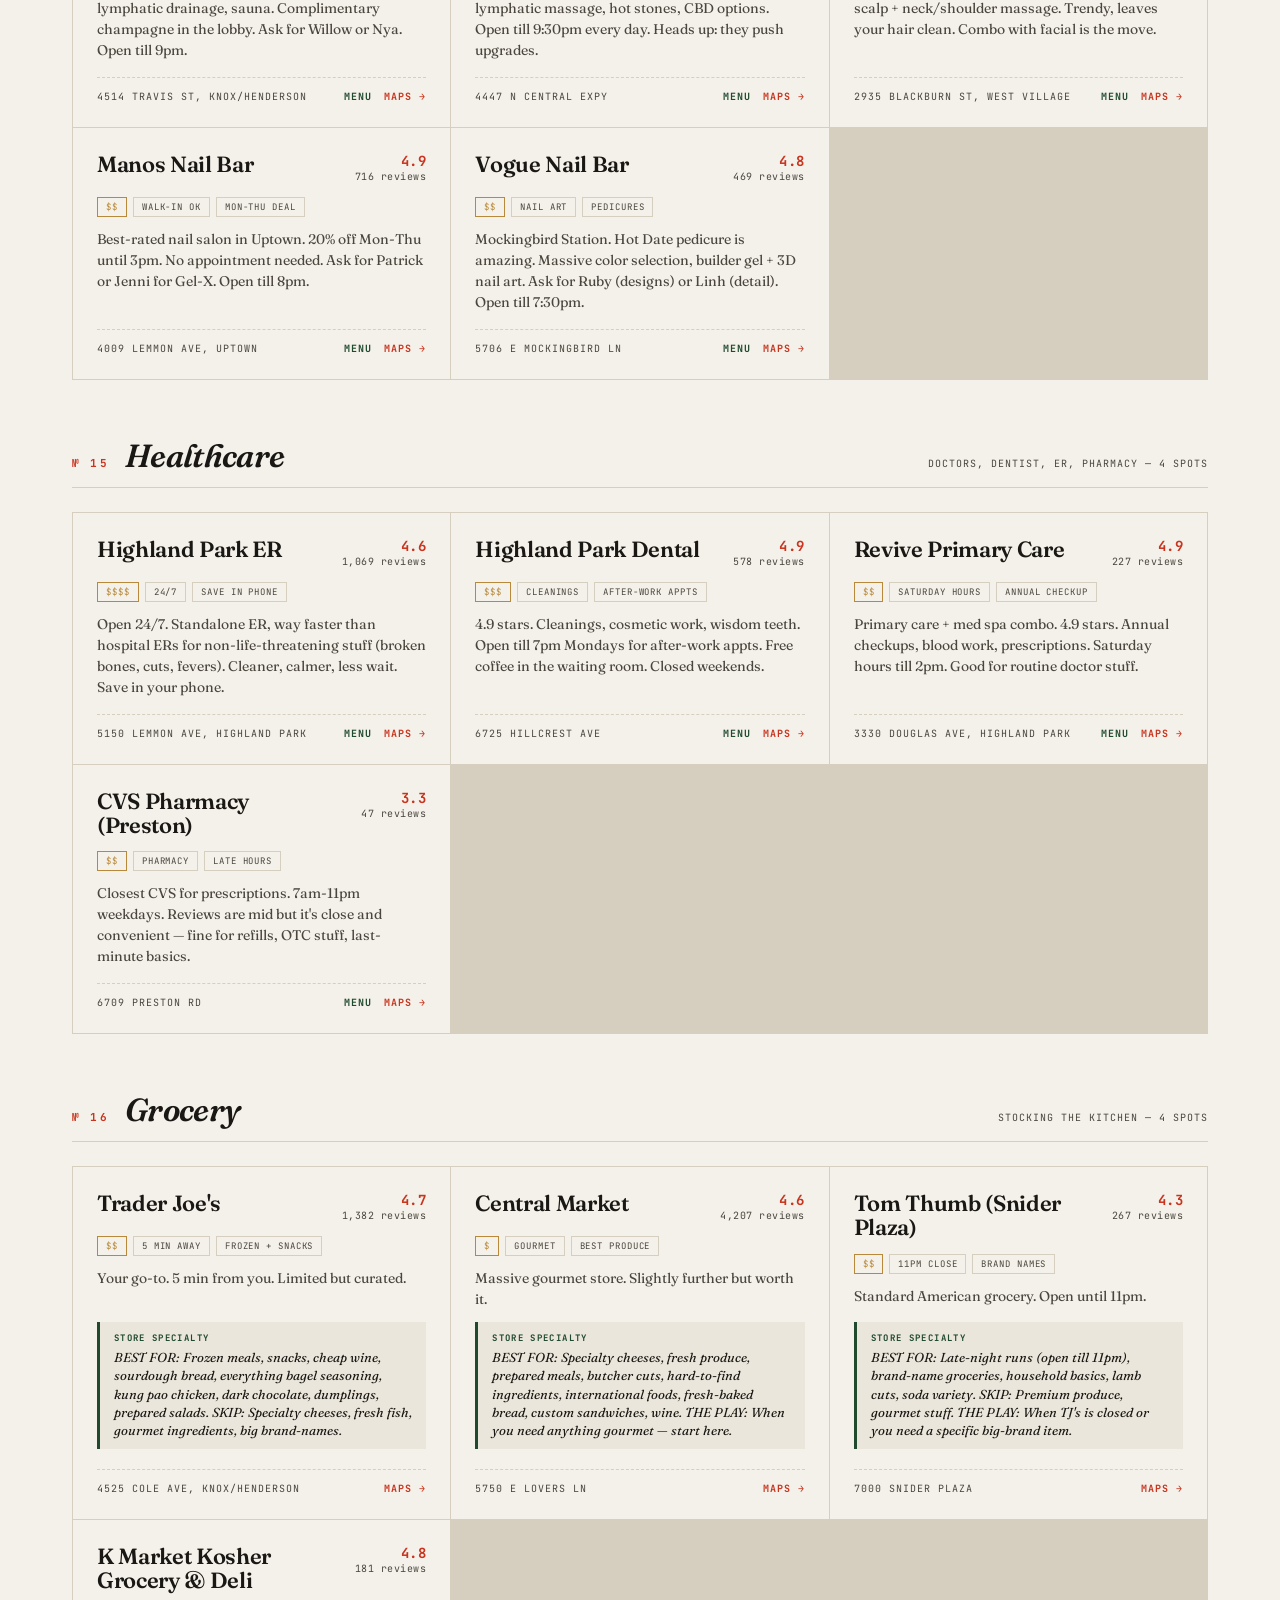
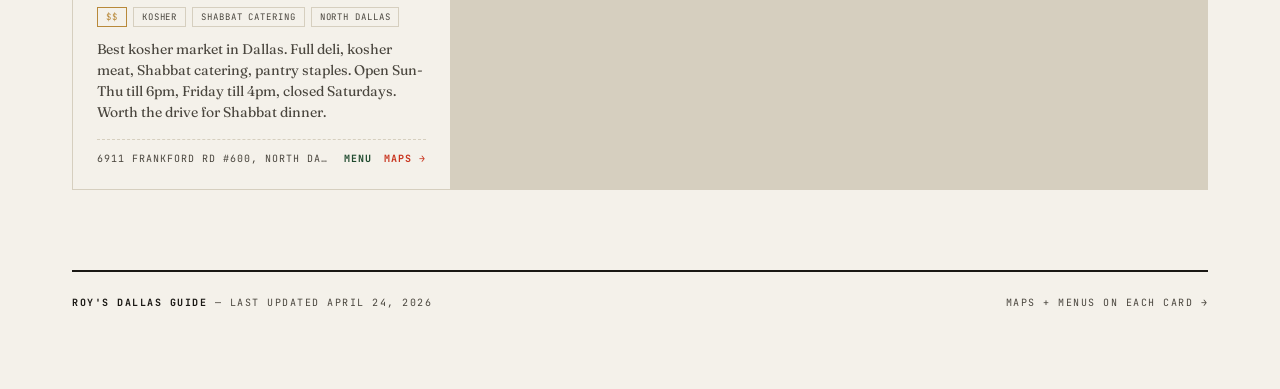
<file: v11.html>
<!  { cat: 'bbq', name: "Cattleack BBQ", rating: 4.6, count: 2118, price: 2, address: "13628 Gamma Rd, Farmers Branch", note: "Texas Monthly Top 50. Wagyu burnt ends + giant pastrami ribs are the specialty. Open Wed-Fri only, 10am-2pm. Get there 15 min before opening or wait an hour. Worth the drive.", maps: "https://maps.google.com/?cid=17900953517864738056", menu: "https://www.cattleackbbq.com/", tags: ["Wagyu burnt ends", "Wed-Fri only"] },
DOCTYPE html>
<html lang="en">
<head>
<meta charset="UTF-8">
<title>Roy's Dallas Guide</title>
<link rel="preconnect" href="https://fonts.googleapis.com">
<link rel="preconnect" href="https://fonts.gstatic.com" crossorigin>
<link href="https://fonts.googleapis.com/css2?family=Fraunces:ital,opsz,wght@0,9..144,300;0,9..144,400;0,9..144,600;0,9..144,800;0,9..144,900;1,9..144,300&family=JetBrains+Mono:wght@400;500;700&display=swap" rel="stylesheet">
<style>
  :root {
    --bg: #f4f1ea;
    --bg-2: #ebe6db;
    --ink: #1a1814;
    --ink-soft: #4a463e;
    --rule: #d6cfbf;
    --accent: #c8341e;
    --accent-2: #1f4a2e;
    --gold: #b8893a;
  }

  * { margin: 0; padding: 0; box-sizing: border-box; }

  body {
    background: var(--bg);
    color: var(--ink);
    font-family: 'Fraunces', Georgia, serif;
    min-height: 100vh;
    overflow-x: hidden;
  }

  body::before {
    content: '';
    position: fixed;
    inset: 0;
    background-image:
      radial-gradient(circle at 20% 30%, rgba(184,137,58,0.03) 0%, transparent 50%),
      radial-gradient(circle at 80% 70%, rgba(31,74,46,0.025) 0%, transparent 50%);
    pointer-events: none;
    z-index: 1;
  }

  .container {
    max-width: 1200px;
    margin: 0 auto;
    padding: 32px 32px 80px;
    position: relative;
    z-index: 2;
  }

  header {
    border-bottom: 2px solid var(--ink);
    padding-bottom: 20px;
    margin-bottom: 32px;
    display: flex;
    justify-content: space-between;
    align-items: flex-end;
    gap: 24px;
    flex-wrap: wrap;
  }

  .masthead { flex: 1; min-width: 280px; }

  .meta-line {
    font-family: 'JetBrains Mono', monospace;
    font-size: 10px;
    letter-spacing: 0.2em;
    text-transform: uppercase;
    color: var(--ink-soft);
    display: flex;
    gap: 16px;
    align-items: center;
    margin-bottom: 12px;
  }

  .meta-line .dot { width: 4px; height: 4px; background: var(--accent); border-radius: 50%; }

  h1 {
    font-family: 'Fraunces', serif;
    font-weight: 900;
    font-size: clamp(48px, 8vw, 96px);
    line-height: 0.88;
    letter-spacing: -0.04em;
    font-variation-settings: "opsz" 144;
  }

  h1 .italic { font-style: italic; font-weight: 400; color: var(--accent); }

  .subtitle {
    font-size: 16px;
    color: var(--ink-soft);
    font-style: italic;
    margin-top: 12px;
    max-width: 480px;
  }

  .stats {
    text-align: right;
    font-family: 'JetBrains Mono', monospace;
    font-size: 11px;
    letter-spacing: 0.15em;
    text-transform: uppercase;
    color: var(--ink-soft);
    line-height: 1.8;
    border-left: 1px solid var(--rule);
    padding-left: 20px;
  }

  .stats strong {
    font-family: 'Fraunces', serif;
    font-size: 28px;
    font-weight: 600;
    color: var(--ink);
    display: block;
    text-transform: none;
    letter-spacing: -0.02em;
  }

  .nav-wrap { margin-bottom: 40px; padding-bottom: 20px; border-bottom: 1px solid var(--rule); }

  .nav-group { margin-bottom: 12px; }

  .nav-group-label {
    font-family: 'JetBrains Mono', monospace;
    font-size: 9px;
    letter-spacing: 0.25em;
    text-transform: uppercase;
    color: var(--ink-soft);
    margin-bottom: 8px;
    font-weight: 500;
  }

  .nav { display: flex; gap: 8px; flex-wrap: wrap; }

  .cat-btn {
    border: 1px solid var(--ink);
    background: transparent;
    color: var(--ink);
    padding: 9px 16px;
    font-family: 'JetBrains Mono', monospace;
    font-size: 10.5px;
    letter-spacing: 0.13em;
    text-transform: uppercase;
    cursor: pointer;
    transition: all 0.2s;
    display: flex;
    align-items: center;
    gap: 8px;
    font-weight: 500;
  }

  .cat-btn:hover { background: var(--ink); color: var(--bg); }
  .cat-btn.active { background: var(--ink); color: var(--bg); }

  .cat-btn .count {
    background: var(--bg);
    color: var(--ink);
    border-radius: 99px;
    padding: 1px 8px;
    font-size: 10px;
    font-weight: 700;
  }

  .cat-btn.active .count { background: var(--accent); color: var(--bg); }

  .cat-btn.all { border-width: 2px; font-weight: 700; }

  .section { margin-bottom: 56px; animation: fadeIn 0.4s ease both; }

  @keyframes fadeIn {
    from { opacity: 0; transform: translateY(8px); }
    to { opacity: 1; transform: translateY(0); }
  }

  .section-header {
    display: flex;
    align-items: baseline;
    gap: 16px;
    margin-bottom: 24px;
    border-bottom: 1px solid var(--rule);
    padding-bottom: 12px;
  }

  .section-num {
    font-family: 'JetBrains Mono', monospace;
    font-size: 11px;
    letter-spacing: 0.2em;
    color: var(--accent);
    font-weight: 700;
  }

  .section-title {
    font-family: 'Fraunces', serif;
    font-size: 32px;
    font-weight: 600;
    font-style: italic;
    letter-spacing: -0.02em;
    color: var(--ink);
  }

  .section-desc {
    font-family: 'JetBrains Mono', monospace;
    font-size: 10px;
    color: var(--ink-soft);
    letter-spacing: 0.1em;
    text-transform: uppercase;
    margin-left: auto;
  }

  .grid {
    display: grid;
    grid-template-columns: repeat(auto-fill, minmax(340px, 1fr));
    gap: 1px;
    background: var(--rule);
    border: 1px solid var(--rule);
  }

  .card {
    background: var(--bg);
    padding: 24px;
    transition: background 0.2s;
    display: flex;
    flex-direction: column;
    min-height: 200px;
  }

  .card:hover { background: var(--bg-2); }

  .card-header {
    display: flex;
    justify-content: space-between;
    align-items: flex-start;
    margin-bottom: 14px;
    gap: 12px;
  }

  .card-name {
    font-family: 'Fraunces', serif;
    font-size: 22px;
    font-weight: 600;
    line-height: 1.1;
    letter-spacing: -0.015em;
  }

  .card-name .star { color: var(--gold); font-size: 14px; margin-left: 6px; vertical-align: top; }

  .rating {
    font-family: 'JetBrains Mono', monospace;
    font-size: 10px;
    letter-spacing: 0.05em;
    color: var(--ink-soft);
    white-space: nowrap;
    text-align: right;
  }

  .rating .num { color: var(--accent); font-weight: 700; font-size: 14px; }

  .tags { display: flex; gap: 6px; flex-wrap: wrap; margin-bottom: 12px; }

  .tag {
    font-family: 'JetBrains Mono', monospace;
    font-size: 9px;
    letter-spacing: 0.1em;
    text-transform: uppercase;
    color: var(--ink-soft);
    padding: 3px 8px;
    border: 1px solid var(--rule);
  }

  .tag.price { color: var(--gold); border-color: var(--gold); }
  .tag.fav { color: var(--accent); border-color: var(--accent); font-weight: 700; }

  .note { font-size: 14px; line-height: 1.5; color: var(--ink-soft); flex: 1; }

  .specialty-block {
    background: var(--bg-2);
    border-left: 3px solid var(--accent-2);
    padding: 10px 14px;
    margin-top: 12px;
    margin-bottom: 4px;
  }

  .specialty-block .label {
    font-family: 'JetBrains Mono', monospace;
    font-size: 9px;
    letter-spacing: 0.15em;
    text-transform: uppercase;
    color: var(--accent-2);
    font-weight: 700;
    margin-bottom: 4px;
  }

  .specialty-block .body {
    font-family: 'Fraunces', serif;
    font-size: 13px;
    line-height: 1.4;
    color: var(--ink);
    font-style: italic;
  }

  .card-footer {
    margin-top: 16px;
    padding-top: 12px;
    border-top: 1px dashed var(--rule);
    display: flex;
    justify-content: space-between;
    align-items: center;
    gap: 12px;
    font-family: 'JetBrains Mono', monospace;
    font-size: 10px;
    letter-spacing: 0.1em;
    text-transform: uppercase;
  }

  .address {
    color: var(--ink-soft);
    overflow: hidden;
    text-overflow: ellipsis;
    white-space: nowrap;
    flex: 1;
  }

  .links { display: flex; gap: 12px; align-items: center; white-space: nowrap; }

  .link {
    color: var(--accent);
    font-weight: 700;
    text-decoration: none;
    transition: opacity 0.15s;
  }

  .link:hover { opacity: 0.7; text-decoration: underline; }
  .link.menu { color: var(--accent-2); }

  footer {
    margin-top: 80px;
    padding-top: 24px;
    border-top: 2px solid var(--ink);
    display: flex;
    justify-content: space-between;
    align-items: baseline;
    flex-wrap: wrap;
    gap: 16px;
    font-family: 'JetBrains Mono', monospace;
    font-size: 10px;
    letter-spacing: 0.15em;
    text-transform: uppercase;
    color: var(--ink-soft);
  }

  footer strong { color: var(--ink); }

  .empty {
    text-align: center;
    padding: 80px 20px;
    font-style: italic;
    color: var(--ink-soft);
    font-size: 18px;
  }

  @media (max-width: 600px) {
    .container { padding: 20px 20px 60px; }
    header { flex-direction: column; align-items: flex-start; }
    .stats { text-align: left; border-left: none; padding-left: 0; border-top: 1px solid var(--rule); padding-top: 12px; }
    .grid { grid-template-columns: 1fr; }
    .section-desc { display: none; }
  }


  /* === V5 PERSONALIZATION === */
  .customize-btn {
    border: 2px solid var(--accent);
    background: var(--accent);
    color: var(--bg);
    padding: 10px 18px;
    font-family: 'JetBrains Mono', monospace;
    font-size: 11px;
    letter-spacing: 0.15em;
    text-transform: uppercase;
    cursor: pointer;
    font-weight: 700;
    margin-top: 12px;
    transition: all 0.2s;
  }
  .customize-btn:hover { background: var(--ink); border-color: var(--ink); }

  .welcome-banner {
    background: var(--ink);
    color: var(--bg);
    padding: 14px 20px;
    margin-bottom: 24px;
    display: flex;
    justify-content: space-between;
    align-items: center;
    gap: 16px;
    flex-wrap: wrap;
    border-left: 4px solid var(--accent);
  }
  .welcome-banner .text {
    font-family: 'Fraunces', serif;
    font-size: 15px;
    font-style: italic;
  }
  .welcome-banner .actions { display: flex; gap: 8px; flex-wrap: wrap; }
  .welcome-banner button {
    background: transparent;
    color: var(--bg);
    border: 1px solid var(--bg);
    padding: 6px 12px;
    font-family: 'JetBrains Mono', monospace;
    font-size: 9px;
    letter-spacing: 0.15em;
    text-transform: uppercase;
    cursor: pointer;
    transition: all 0.2s;
  }
  .welcome-banner button:hover { background: var(--bg); color: var(--ink); }

  .modal-overlay {
    position: fixed;
    inset: 0;
    background: rgba(26,24,20,0.85);
    z-index: 100;
    display: none;
    align-items: center;
    justify-content: center;
    padding: 20px;
    animation: fadeIn 0.3s ease;
  }
  .modal-overlay.show { display: flex; }
  .modal {
    background: var(--bg);
    max-width: 560px;
    width: 100%;
    max-height: 90vh;
    overflow-y: auto;
    padding: 40px;
    border: 1px solid var(--ink);
    position: relative;
  }
  .modal h2 {
    font-family: 'Fraunces', serif;
    font-size: 36px;
    font-weight: 800;
    line-height: 1;
    letter-spacing: -0.03em;
    margin-bottom: 8px;
  }
  .modal h2 .italic { font-style: italic; color: var(--accent); font-weight: 400; }
  .modal .subtitle {
    font-family: 'JetBrains Mono', monospace;
    font-size: 10px;
    letter-spacing: 0.2em;
    text-transform: uppercase;
    color: var(--ink-soft);
    margin-bottom: 28px;
  }
  .question { margin-bottom: 24px; }
  .question .q-label {
    font-family: 'Fraunces', serif;
    font-size: 16px;
    font-weight: 600;
    margin-bottom: 10px;
    display: block;
  }
  .question .q-hint {
    font-family: 'JetBrains Mono', monospace;
    font-size: 9px;
    letter-spacing: 0.1em;
    text-transform: uppercase;
    color: var(--ink-soft);
    margin-bottom: 10px;
  }
  .options { display: flex; gap: 6px; flex-wrap: wrap; }
  .option {
    border: 1px solid var(--rule);
    background: transparent;
    color: var(--ink);
    padding: 8px 14px;
    font-family: 'JetBrains Mono', monospace;
    font-size: 10px;
    letter-spacing: 0.1em;
    text-transform: uppercase;
    cursor: pointer;
    transition: all 0.15s;
  }
  .option:hover { border-color: var(--ink); }
  .option.selected {
    background: var(--ink);
    color: var(--bg);
    border-color: var(--ink);
  }
  .modal-actions {
    margin-top: 28px;
    padding-top: 20px;
    border-top: 1px solid var(--rule);
    display: flex;
    justify-content: space-between;
    align-items: center;
    gap: 12px;
  }
  .modal-actions button {
    padding: 12px 22px;
    font-family: 'JetBrains Mono', monospace;
    font-size: 11px;
    letter-spacing: 0.15em;
    text-transform: uppercase;
    cursor: pointer;
    font-weight: 700;
    border: 1px solid var(--ink);
    transition: all 0.2s;
  }
  .modal-actions .btn-primary { background: var(--ink); color: var(--bg); }
  .modal-actions .btn-primary:hover { background: var(--accent); border-color: var(--accent); }
  .modal-actions .btn-secondary { background: transparent; color: var(--ink); }
  .modal-actions .btn-secondary:hover { background: var(--bg-2); }

  /* badge removed */

  /* match style removed */


</style>
</head>
<body>

<div class="container">

<header>
  <div class="masthead">
    <div class="meta-line">
      <span>Vol. 11</span>
      <span class="dot"></span>
      <span>Highland Park · 75205</span>
      <span class="dot"></span>
      <span>Curated for Roy</span>
    </div>
    <h1>Dallas, <span class="italic">examined.</span></h1>
    <p class="subtitle">A working guide to the city — broken down by what you're actually craving. Built from research, refined by use.</p>
    <button class="customize-btn" id="customize-btn" onclick="openModal()">✦ Personalize</button>
  </div>
  <div class="stats">
    Total Spots
    <strong id="total-count">82</strong>
  </div>
</header>

<div class="nav-wrap">
  <div class="nav-group">
    <div class="nav-group-label">— Browse —</div>
    <div class="nav" id="nav-all"></div>
  </div>
  <div class="nav-group">
    <div class="nav-group-label">— Hungry For —</div>
    <div class="nav" id="nav-food"></div>
  </div>
  <div class="nav-group">
    <div class="nav-group-label">— Everything Else —</div>
    <div class="nav" id="nav-rest"></div>
  </div>
</div>

<main id="main"></main>

<footer>
  <div>
    <strong>Roy's Dallas Guide</strong> — Last updated April 24, 2026
  </div>
  <div>Maps + Menus on each card →</div>
</footer>

</div>

<script>
// ============ V5 PERSONALIZATION ============
const STORAGE_KEY = 'dallasScoutPrefs_v1';
let prefs = JSON.parse(localStorage.getItem(STORAGE_KEY) || 'null');
let browseAllOverride = false; // when true, ignore prefs filter (temporary "browse all" mode)

function openModal() {
  // Clear all selections, then re-apply from saved prefs
  document.querySelectorAll('.option').forEach(b => b.classList.remove('selected'));
  if (prefs && prefs.cuisines) {
    document.querySelectorAll('.options[data-q="cuisines"] .option').forEach(btn => {
      if (prefs.cuisines.includes(btn.dataset.val)) btn.classList.add('selected');
    });
  }
  document.getElementById('modal').classList.add('show');
}

function closeModal() {
  document.getElementById('modal').classList.remove('show');
}

// Bind option clicks (deferred — modal lives below this script in the DOM)
function bindOptionClicks() {
  document.querySelectorAll('.options').forEach(grp => {
    grp.querySelectorAll('.option').forEach(btn => {
      btn.addEventListener('click', () => {
        // Multi-select toggle. All options stay visible always.
        btn.classList.toggle('selected');
      });
    });
  });
}

function savePrefs() {
  const cuisines = Array.from(document.querySelectorAll('.options[data-q="cuisines"] .option.selected')).map(b => b.dataset.val);

  if (cuisines.length === 0) {
    prefs = null;
    localStorage.removeItem(STORAGE_KEY);
  } else {
    prefs = { cuisines };
    localStorage.setItem(STORAGE_KEY, JSON.stringify(prefs));
  }

  browseAllOverride = false;
  activeCats = [];
  closeModal();
  renderWelcomeBanner();
  renderNav();
  renderMain();
  window.scrollTo({ top: 0, behavior: 'smooth' });
}

function clearPrefs() {
  if (!confirm('Reset your preferences? You can re-take the quiz any time.')) return;
  localStorage.removeItem(STORAGE_KEY);
  prefs = null;
  browseAllOverride = false;
  activeCats = [];
  renderWelcomeBanner();
  renderNav();
  renderMain();
}

function renderWelcomeBanner() {
  const slot = document.getElementById('welcome-banner-slot');
  if (!prefs) { slot.innerHTML = ''; return; }
  const count = (prefs.cuisines || []).length;
  const browseLabel = browseAllOverride ? 'Show my picks only' : 'Browse all';
  const headlineText = browseAllOverride
    ? 'Browsing everything. Your picks are still saved.'
    : `Showing your ${count} picked cuisine${count===1?'':'s'} + everything else.`;
  slot.innerHTML = `<div class="container" style="max-width:1200px;margin:0 auto;padding:0 32px;">
    <div class="welcome-banner">
      <div class="text">${headlineText}</div>
      <div class="actions">
        <button onclick="toggleBrowseAll()">${browseLabel}</button>
        <button onclick="openModal()">Edit picks</button>
        <button onclick="clearPrefs()">Reset</button>
      </div>
    </div>
  </div>`;
}

function toggleBrowseAll() {
  browseAllOverride = !browseAllOverride;
  // Reset to "all" view when toggling
  activeCats = [];
  renderWelcomeBanner();
  renderNav();
  renderMain();
  window.scrollTo({ top: 0, behavior: 'smooth' });
}

// ============ END PERSONALIZATION ============

const SPOTS = [
  // ===== ITALIAN =====
  { cat: 'italian', name: "La Stella", rating: 4.8, count: 2554, price: 3, address: "2330 Flora St, Arts District", note: "Italian, Arts District. Elegant but not stuffy. Sommelier on site. Butternut squash ravioli is the order.", maps: "https://maps.google.com/?cid=16747910430417942352", menu: "https://www.lastellatx.com/", tags: ["Arts District", "Date-worthy"] },
  { cat: 'italian', name: "The Charles", rating: 4.7, count: 834, price: 2, address: "1632 Market Center Blvd", note: "Design District. Italian, romantic. Loud on weekends — book a weekday for actual conversation.", maps: "https://maps.google.com/?cid=10780876512653040869", menu: "https://thecharlesdallas.com/", tags: ["Design District", "Romantic"] },
  { cat: 'italian', name: "Enoteca Italia", rating: 4.7, count: 858, price: 3, address: "3102 Oak Lawn Ave #116, Oak Lawn", note: "Cozy neighborhood Italian. Ask Frank for the special espresso martini. Pollo Piccata is the move. Closed Mondays. Great date night spot — books up Fri/Sat.", maps: "https://maps.google.com/?cid=8126091641410322272", menu: "https://enotecaitalia.com/", tags: ["Date night", "Cozy"] },
  { cat: 'italian', name: "Due' Cucina (Lakewood)", rating: 4.8, count: 1005, price: 2, address: "1900 Abrams Pkwy, Lakewood", note: "Build-your-own pasta — pick your noodle, sauce, protein. Fresh handmade pasta, affordable, great cannoli. Small space, not for big groups. Family-owned vibe.", maps: "https://maps.google.com/?cid=16735770739410432532", menu: "https://duecucina.com/", tags: ["Affordable", "Build-your-own", "Lakewood"] },
  { cat: 'italian', name: "Sprezza", rating: 4.5, count: 329, price: 2, address: "4010 Maple Ave, Oak Lawn", note: "Chef Ryan's spot. Daily-changing menu, fresh handmade pasta, sweet potato gnocchi standout. Wine list is by price category — ask the staff to navigate. Books up.", maps: "https://maps.google.com/?cid=1199888069715620823", menu: "https://www.sprezzadallas.com/", tags: ["Daily menu", "Wine"] },

  // ===== PIZZA =====
  { cat: 'pizza', name: "Mister O1 Extraordinary Pizza", rating: 4.9, count: 4889, price: 2, address: "3838 Oak Lawn Ave, Turtle Creek", note: "Hands-down top pizza in Dallas. 4.9 over 4,800 reviews. The Mimmo with basil, ranch, and honey is the move. Thin crust, electric oven, perfect char.", maps: "https://maps.google.com/?cid=748895220060225656", menu: "https://www.mistero1.com/", tags: ["Top pick", "Thin crust"] },
  { cat: 'pizza', name: "D.L. Mack's", rating: 5.0, count: 320, price: 2, address: "3699 McKinney Ave, Uptown", note: "Tavern-style Chicago pizza. 5.0 stars. Chicken parm is the standout side. Great Uptown spot for casual dinner.", maps: "https://maps.google.com/?cid=4055443824797961836", menu: "https://dlmacks.com/", tags: ["Chicago style", "Uptown"] },
  { cat: 'pizza', name: "Bellatrino Pizzeria", rating: 4.9, count: 3125, price: 2, address: "920 S Harwood St, Farmers Market", note: "Inside Dallas Farmers Market. Wood-fired Neapolitan pizza. Great for a casual lunch in a fun environment.", maps: "https://maps.google.com/?cid=13237213655340500015", menu: "https://www.bellatrino.com/", tags: ["Neapolitan", "Farmers Market"] },
  { cat: 'pizza', name: "Pie Tap", rating: 4.6, count: 2714, price: 2, address: "1212 Oak Lawn Ave, Design District", note: "Pizza + rotisserie + bar combo. Twin-oven crust technique. Happy hour deal: 3 pizzas for ~$50. Dog-friendly patio.", maps: "https://maps.google.com/?cid=7660716957894537079", menu: "https://www.pietap.com/", tags: ["Happy hour", "Patio"] },
  { cat: 'pizza', name: "Stoner's Pizza Joint", rating: 4.8, count: 270, price: 2, address: "2325 N Fitzhugh Ave, Knox/Henderson", note: "Walking distance from your place. Open till 3am Fri/Sat — late-night pizza move. Hot Honey wings, Nice To Meat You pizza, Buffalo chicken stromboli are all fire. Small spot, mostly to-go.", maps: "https://maps.google.com/?cid=8298411301832068861", menu: "https://www.stonerspizzajoint.com/", tags: ["Walkable", "3am Fri-Sat", "Late night"] },

  // ===== ASIAN =====
  { cat: 'asian', name: "WAYA Japanese Izakaya", rating: 4.7, count: 1005, price: 2, address: "6334 Gaston Ave", note: "Tiny izakaya, big food. Wagyu sushi torched in front of you. Tonkotsu miso ramen is killer. Expect a wait — worth it.", maps: "https://maps.google.com/?cid=11264437664605698922", menu: "https://www.wayadallas.com/", tags: ["Wagyu", "Ramen"] },
  { cat: 'asian', name: "Wabi House", rating: 4.6, count: 2493, price: 2, address: "1802 Greenville Ave", note: "Greenville Ave ramen + cocktails. Spicy miso ramen + karaage are the move. Happy hour daily 3-7pm. Solid date or solo dinner.", maps: "https://maps.google.com/?cid=3415141167040626768", menu: "https://www.wabihouse.com/", tags: ["Ramen", "Daily HH"] },
  { cat: 'asian', name: "Moriya Shokudo", rating: 4.7, count: 454, price: 2, address: "1920 N Coit Rd, Richardson", note: "Authentic Japanese comfort food. Spicy Jiro Ramen, katsu curry, takoyaki. Worth the drive to Richardson.", maps: "https://maps.google.com/?cid=15734751862015320527", menu: "https://moriyashokudo.com/", tags: ["Authentic", "Worth drive"] },
  { cat: 'asian', name: "Anchor Sushi Bar", rating: 4.8, count: 949, price: 3, address: "3130 Knox St, Knox", note: "Walking distance from your place. 4.8 stars, 950+ reviews. Upscale nautical vibe — sushi, sashimi, A5 wagyu dumplings. The chef's pressed roll is the move. Open till 11pm Fri/Sat. Dog-friendly patio.", maps: "https://maps.google.com/?cid=16886049569739416558", menu: "https://anchorsushibar.com/", tags: ["Walkable", "Knox", "Upscale"] },
  { cat: 'asian', name: "Namo", rating: 4.7, count: 612, price: 4, address: "3699 McKinney Ave, Uptown", note: "Uptown sushi spot — sit at the bar top, that's the move. Free parking in garage. Get the omakase or order off the menu. Closes 2:30-5pm — don't show up at 4pm. Closed Mondays.", maps: "https://maps.google.com/?cid=2289814020107518609", menu: "https://www.namodallas.com/", tags: ["Bar seating", "Omakase"] },
  { cat: 'asian', name: "Shoyo", rating: 4.8, count: 232, price: 4, address: "1916 Greenville Ave", note: "Top 5 omakase in Dallas. Intimate, ~12 seats. Chef Jimmy is a master. Reservations required, books out fast. Splurge — but worth it for special occasions.", maps: "https://maps.google.com/?cid=13418574550541146133", menu: "https://www.shoyodallas.com/", tags: ["Omakase", "Reservations"] },
  { cat: 'asian', name: "Sushi by Scratch", rating: 4.7, count: 123, price: 4, address: "1321 Commerce St, Inside The Adolphus Hotel", note: "Speakeasy-style omakase hidden inside The Adolphus Hotel. Pre-dinner welcome lounge, 17-course experience. Not cheap, but a real experience — anniversary or birthday spot.", maps: "https://maps.google.com/?cid=1707975773049217244", menu: "https://www.sushibyscratchrestaurants.com/dallas", tags: ["Speakeasy", "Special occasion"] },
  { cat: 'asian', name: "Sushiya", rating: 4.7, count: 935, price: 2, address: "1306 Elm St, Downtown", note: "Downtown gem. Way cheaper than the omakase spots — $$ instead of $$$$. Owner Terry treats you like family. Combo fried rice and Grace's Roll are favorites. Closed Sundays.", maps: "https://maps.google.com/?cid=140129923466069125", menu: "https://www.sushiyadallas.com/", tags: ["Affordable", "Downtown"] },

  // ===== MEXICAN =====
  { cat: 'mexican', name: "Velvet Taco", rating: 4.6, count: 2857, price: 2, address: "3411 McKinney Ave, Uptown", note: "Open till 3:30am Fri/Sat — best late-night taco move in Dallas. WTF Cordon Bleu is fan favorite. Sangria swirl rita pairs well.", maps: "https://maps.google.com/?cid=13826497466691306215", menu: "https://www.velvettaco.com/", tags: ["Late night", "3am Fri-Sat"] },
  { cat: 'mexican', name: "Chilangos Tacos", rating: 4.6, count: 1471, price: 2, address: "4012 Ross Ave", note: "Feels like Mexico City. Carne asada, pastor, barbacoa, pollo all great. House-made tortillas + churros. Open till midnight Fri/Sat.", maps: "https://maps.google.com/?cid=3980411057220398909", menu: "https://chilangostacos.com/", tags: ["Authentic", "Late night"] },
  { cat: 'mexican', name: "Taquero", rating: 4.6, count: 703, price: 2, address: "5434 Ross Ave", note: "Mole enchiladas are the move. 3 house-made salsas with thick chips. Mango juice tastes like a mangonada. Cucumber margarita recommended.", maps: "https://maps.google.com/?cid=3185253708641140148", menu: "https://taquerodallas.com/", tags: ["Mole", "Solid margs"] },
  { cat: 'mexican', name: "Mi Cocina (Uptown)", rating: 4.7, count: 1129, price: 2, address: "3232 McKinney Ave, Uptown", note: "Tex-Mex classic. The Mambo Taxi margarita is famous in Dallas — order it. Brisket tacos and lemon drop margs are the move. Reliable, never misses.", maps: "https://maps.google.com/?cid=15890960849898376298", menu: "https://www.mcrowd.com/restaurants/mi-cocina/", tags: ["Mambo Taxi", "Tex-Mex"] },
  { cat: 'mexican', name: "Mesero (Inwood Village)", rating: 4.4, count: 684, price: 2, address: "5330 W Lovers Ln, Inwood Village", note: "Solid Mexican, beautiful decor. Ribeye is mid — go for the fish tacos or enchiladas instead. Avocado green sauce with chips is excellent. Margs are strong.", maps: "https://maps.google.com/?cid=12970935577729892717", menu: "https://www.meserorestaurants.com/", tags: ["Margs", "Inwood"] },

  // ===== AMERICAN =====
  { cat: 'american', name: "Knox Bistro", rating: 4.5, count: 907, price: 3, address: "3230 Knox St", note: "French bistro on Knox St. Walking distance from your place. Great brunch + dinner. Their foie gras is the play.", maps: "https://maps.google.com/?cid=16504503270642416377", menu: "https://knoxbistro.com/", tags: ["French", "Walkable"] },
  { cat: 'american', name: "The Hampton Social", rating: 4.8, count: 3623, price: 2, address: "1520 Main St, Downtown", note: "Coastal vibes downtown. Solid brunch spot. Tuna tartare + steak & eggs are the moves. Instagrammy if she's into that.", maps: "https://maps.google.com/?cid=9440724477373662356", menu: "https://www.thehamptonsocial.com/", tags: ["Brunch", "Coastal"] },
  { cat: 'american', name: "The Woolworth", rating: 4.8, count: 8540, price: 2, address: "1520 Elm St, Downtown", note: "4.8 stars over 8,500 reviews — that's rare. Solid cocktails + American food. Try the lobster mac.", maps: "https://maps.google.com/?cid=13590217327680693997", menu: "https://www.thewoolworthdallas.com/", tags: ["Cocktails", "American"] },
  { cat: 'american', name: "LOCAL Public Eatery", rating: 4.9, count: 2590, price: 2, address: "2323 N Henderson Ave", note: "Henderson Ave. 4.9 stars. Brunch pizza is the move. Open till 1-2am — late-night hangover food too.", maps: "https://maps.google.com/?cid=11739867238180563734", menu: "https://localpubliceatery.com/neighbourhoods/henderson/", tags: ["Late night", "Brunch"] },
  { cat: 'american', name: "Green Point", rating: 4.8, count: 391, price: 2, address: "3219 Knox St", note: "Knox St oyster bar (but solid even if you skip seafood). Crab artichoke dip + good cocktails. Walking distance.", maps: "https://maps.google.com/?cid=2420725937368469287", menu: "https://greenpointdallas.com/", tags: ["Knox St", "Cocktails"] },
  { cat: 'american', name: "Dragonfly", rating: 4.4, count: 687, price: 3, address: "Hotel ZaZa, 2332 Leonard St", note: "In Hotel ZaZa. Intimate, fancy, low-key. Lamb + ribeye are killer. The crème brûlée is a 'order it' move. Reservations.", maps: "https://maps.google.com/?cid=5625661118846807733", menu: "https://www.hotelzaza.com/dallas/dining/dragonfly", tags: ["Hotel ZaZa", "Reservations"] },

  // ===== STEAKS / TASTING =====
  { cat: 'steaks', name: "Tango Room", rating: 4.6, count: 236, price: 4, address: "1617 Hi Line Dr", note: "Steakhouse, $$$$. Bone-in ribeye for two. For special-occasion only — anniversary, big milestones.", maps: "https://maps.google.com/?cid=17437670959637534375", menu: "http://tangoroomdallas.com/", tags: ["Steakhouse", "Big splurge"] },
  { cat: 'steaks', name: "Quarter Acre", rating: 4.7, count: 236, price: 2, address: "2023 Greenville Ave", note: "7-course tasting menu, future Michelin energy. Reservations a must. For when you want to go all out.", maps: "https://maps.google.com/?cid=18103532827925592262", menu: "http://www.quarteracrerestaurant.com/", tags: ["Tasting menu", "Greenville"] },
  { cat: 'steaks', name: "Gemma", rating: 4.7, count: 792, price: 2, address: "2323 N Henderson Ave", note: "Henderson Ave bistro. The warm raisin scones at start are legendary. Reservations required. One of the best dinners in town.", maps: "https://maps.google.com/?cid=16776959467984472921", menu: "https://www.gemmadallas.com/", tags: ["Henderson", "Reservations"] },
  { cat: 'steaks', name: "Nick & Sam's", rating: 4.3, count: 4133, price: 4, address: "3008 Maple Ave, Uptown", note: "Dallas steakhouse classic. Famous free caviar bar before dinner. They walk a tray of raw cuts to your table. Make a reservation way in advance. Book a corner booth.", maps: "https://maps.google.com/?cid=5866826872411324040", menu: "https://nick-sams.com/", tags: ["Caviar bar", "Reservations"] },
  { cat: 'steaks', name: "Bob's Steak & Chop House", rating: 4.6, count: 1339, price: 4, address: "4300 Lemmon Ave", note: "The signature glazed carrot is iconic. Bread service is amazing. Mashed potatoes are heavy on the garlic — you'll love it or hate it. Closed Sundays.", maps: "https://maps.google.com/?cid=16429293030247591041", menu: "https://www.bobs-steakandchop.com/dallas/", tags: ["Iconic carrot", "Closed Sundays"] },

  // ===== BBQ =====
  { cat: 'bbq', name: "Terry Black's Barbecue", rating: 4.7, count: 12839, price: 2, address: "3025 Main St, Deep Ellum", note: "12,800+ reviews and still 4.7 — the real deal. Brisket, beef ribs, jalapeño cheddar sausage. Order at counter.", maps: "https://maps.google.com/?cid=14211022049884536971", menu: "https://terryblacksbbq.com/", tags: ["Deep Ellum", "Legendary"] },
  { cat: 'bbq', name: "Hurtado Barbecue", rating: 4.7, count: 843, price: 2, address: "900 S Harwood St, Downtown", note: "Texas BBQ × Mexican fusion. The birria taco is a $6 must-order. Hatch chile mac and cheese is next-level.", maps: "https://maps.google.com/?cid=17993878410824136133", menu: "https://hurtadobarbecue.com/", tags: ["Tex-Mex BBQ", "Birria taco"] },
  { cat: 'bbq', name: "Oak'd BBQ", rating: 4.4, count: 2158, price: 2, address: "5500 Greenville Ave", note: "Greenville Ave BBQ + sports bar. Wagyu brisket is the headline. Texas Twinkie + 4-meat plate combo. Free samples.", maps: "https://maps.google.com/?cid=16050376994816727722", menu: "https://oakdbbq.com/", tags: ["Wagyu", "Greenville"] },
  { cat: 'bbq', name: "Hutchins BBQ (Trophy Club)", rating: 4.8, count: 3559, price: 2, address: "3000 TX-114, Trophy Club", note: "30 min north but worth the drive. 4.8 over 3,500 reviews. Family pack feeds 6. Brisket + mac & cheese + cobbler combo.", maps: "https://maps.google.com/?cid=8654720538815412633", menu: "https://hutchinsbbq.com/", tags: ["Worth drive", "Family pack"] },

  // ===== HEALTHY =====
  { cat: 'healthy', name: "Eatzi's Market & Bakery", rating: 4.5, count: 3647, price: 2, address: "3403 Oak Lawn Ave", note: "Fresh sandwiches under $10, salmon burger, breakfast burritos, salad bar, prepared meals to-go. Best 'real food fast' option in Dallas.", maps: "https://maps.google.com/?cid=3479551655775714367", menu: "https://eatzis.com/", tags: ["YOUR PICK", "Best sandwiches"], fav: true },
  { cat: 'healthy', name: "True Food Kitchen", rating: 4.4, count: 1552, price: 2, address: "8383 Preston Center Plaza", note: "Healthy menu by Dr. Andrew Weil — anti-inflammatory focus. Edamame dumplings + butternut squash spaghetti are standouts. Solid clean-eating dinner spot.", maps: "https://maps.google.com/?cid=864068842988122124", menu: "https://www.truefoodkitchen.com/", tags: ["Anti-inflammatory", "Clean dinner"] },
  { cat: 'healthy', name: "Flower Child", rating: 4.5, count: 1225, price: 2, address: "5450 W Lovers Ln", note: "Bowls, kabobs, salads. Mother Earth bowl is the signature. Vegetarian-leaning but plenty of protein options. Right by Mr. Winston's.", maps: "https://maps.google.com/?cid=9242767486023533506", menu: "https://www.iamaflowerchild.com/", tags: ["Bowls", "Bright space"] },
  { cat: 'healthy', name: "Original ChopShop", rating: 4.6, count: 688, price: 2, address: "6401 Hillcrest Ave", note: "Bowls, salads, breakfast burritos, smoothies. Open 7am-9pm. Hot Honey Chicken Bowl + New Salsa Bowl are the moves. Fast casual done right.", maps: "https://maps.google.com/?cid=6580013929884099047", menu: "https://www.originalchopshop.com/", tags: ["Bowls", "All-day"] },
  { cat: 'healthy', name: "Crisp & Green", rating: 4.6, count: 292, price: 2, address: "6333 E Mockingbird Ln, Mockingbird Station", note: "Salad-focused. Soule Bowl and Bombastic Bowl are favorites. Acai bowls solid too. Sign up for the app for reward points. Open till 9pm every day.", maps: "https://maps.google.com/?cid=10564527681700537793", menu: "https://www.crispandgreen.com/", tags: ["Salad bowls", "Acai"] },

  // ===== FAST FOOD =====
  { cat: 'fastfood', name: "Chick-fil-A", rating: 4.1, count: 4316, price: 1, address: "3040 W Mockingbird Ln", note: "You know the move. Open 6am-12am, closed Sundays. Closest standalone CFA to you. Order ahead, skip the line.", maps: "https://maps.google.com/?cid=80983957143471373", menu: "https://www.chick-fil-a.com/menu", tags: ["Closed Sun", "Open till 12"] },
  { cat: 'fastfood', name: "In-N-Out Burger", rating: 4.4, count: 6119, price: 1, address: "7940 N Central Expy", note: "Animal-style fries, Double-Double, secret menu. Open till 1am most nights. Line is always long but moves fast.", maps: "https://maps.google.com/?cid=11598720080961389155", menu: "https://www.in-n-out.com/menu", tags: ["Late night", "Cheap"] },
  { cat: 'fastfood', name: "Five Guys", rating: 4.0, count: 581, price: 2, address: "13350 Dallas Pkwy (Galleria)", note: "Galleria Mall. Pricey for fast food but the Cajun fries + free peanuts setup is iconic. Bring a buddy for the giant fry portion.", maps: "https://maps.google.com/?cid=15716960551716945803", menu: "https://www.fiveguys.com/menu", tags: ["Pricey", "Cajun fries"] },
  { cat: 'fastfood', name: "Chipotle (Knox/McKinney)", rating: 3.8, count: 668, price: 1, address: "4502 McKinney Ave", note: "Closest Chipotle to you. Open till 11pm daily. Bowl with double chicken + guac is the formula. Park-finding can suck.", maps: "https://maps.google.com/?cid=15276097443486106703", menu: "https://www.chipotle.com/menu", tags: ["Walkable", "Late hours"] },
  { cat: 'fastfood', name: "Taco Bell (Greenville)", rating: 3.5, count: 858, price: 1, address: "7110 Greenville Ave", note: "Open till 4am every night. Drunk-food endgame. Go for the nacho fries when they're back.", maps: "https://maps.google.com/?cid=15920866921800115676", menu: "https://www.tacobell.com/food", tags: ["4am close", "Drunk food"] },
  { cat: 'fastfood', name: "Popeyes", rating: 3.2, count: 889, price: 1, address: "Multiple Dallas locations", note: "The chicken sandwich speaks for itself. Most Dallas locations open till 11pm. Search the closest one when craving hits.", maps: "https://www.google.com/maps/search/Popeyes+Louisiana+Kitchen+near+Dallas+TX/", menu: "https://www.popeyes.com/menu", tags: ["Sandwich GOAT", "Multiple locs"] },

  // ===== COFFEE =====
  { cat: 'coffee', name: "Buzz & Bustle", rating: 4.3, count: 338, price: 1, address: "5610 Village Glen Dr, The Village", note: "Your favorite. Coffee shop + bodega in one. Modern, relaxed, perfect for working or eating. 7am-7pm daily.", maps: "https://maps.google.com/?cid=14867075547989948165", menu: "https://buzzandbustle.com/", tags: ["FAVORITE", "Bodega"], fav: true },
  { cat: 'coffee', name: "Westside Coffee", rating: 4.9, count: 98, price: 2, address: "4711 Westside Dr", note: "Inside a converted church, super spacious. 7am opens. Free parking. Best for working remotely. Sundays closed.", maps: "https://maps.google.com/?cid=13256191736448638353", menu: "http://www.orderwestsidecoffee.com/", tags: ["Work-friendly", "Spacious"] },
  { cat: 'coffee', name: "JuJu's Coffee", rating: 4.9, count: 208, price: 2, address: "6038 La Vista Dr", note: "Local hidden gem near Lakewood. Real coffee nerds, no syrup-bombs. Closed Tuesdays. East Dallas Blend is signature.", maps: "https://maps.google.com/?cid=2967633645348088795", menu: "http://jujuscoffee.com/", tags: ["Specialty", "Hidden gem"] },
  { cat: 'coffee', name: "Fairgrounds Coffee", rating: 4.4, count: 276, price: 2, address: "4514 Cole Ave", note: "Knox/Henderson, walking distance from you. Rope swings inside (yes, really). Tahini espresso is wild. Open till 6pm.", maps: "https://maps.google.com/?cid=10770039913110635237", menu: "https://www.fairgrounds.cafe/cafe-dallas/", tags: ["Walkable", "Quirky"] },
  { cat: 'coffee', name: "Sip Stir Coffee", rating: 4.4, count: 676, price: 2, address: "3800 McKinney Ave, Uptown", note: "McKinney Ave Uptown. Spacious, quiet, made for laptop work. Try the Gulab Jamun latte (now permanent).", maps: "https://maps.google.com/?cid=65428315905889904", menu: "http://sipstircoffeehouse.com/", tags: ["Uptown", "Work-friendly"] },
  { cat: 'coffee', name: "Wayward Coffee", rating: 4.5, count: 345, price: 2, address: "2025 E Irving Blvd", note: "Huge space, tons of seating, even meeting rooms. 7am-7pm every day. Best for serious work sessions.", maps: "https://maps.google.com/?cid=1418955534934219838", menu: "http://waywardcoffee.co/", tags: ["Late hours", "Big space"] },
  { cat: 'coffee', name: "Merit Coffee", rating: 4.3, count: 277, price: 2, address: "4228 Oak Lawn Ave", note: "Oak Lawn. Mini-chain with serious beans. Service can be slow, coffee makes up for it.", maps: "https://maps.google.com/?cid=9418373775881020273", menu: "https://meritcoffee.com/", tags: ["Late hours", "Whole bean"] },
  { cat: 'coffee', name: "Ascension Coffee", rating: 4.4, count: 2529, price: 2, address: "1621 Oak Lawn Ave, Design District", note: "Cafe + wine bar combo. Floor-to-ceiling glass, modern. Free valet. Solid food menu for lunch meetings.", maps: "https://maps.google.com/?cid=17415620891977203735", menu: "https://www.ascensiondallas.com/", tags: ["Design District", "Wine bar"] },
  { cat: 'coffee', name: "Starbucks (Knox)", rating: 4.1, count: 485, price: 2, address: "3216 Knox St", note: "Your nearby Starbucks. 4:30am-9pm daily — useful when nothing else is open.", maps: "https://maps.google.com/?cid=12279881013506513711", menu: "https://www.starbucks.com/menu", tags: ["Walkable", "Always open"] },

  // ===== NIGHTLIFE =====
  { cat: 'nightlife', name: "It'll Do Club", rating: 4.3, count: 721, price: 2, address: "4322 Elm St, Deep Ellum", note: "Cult-favorite Deep Ellum club. Sunday's 'The Church' is the legendary night. Music-first, no Vegas-bottle-service vibes. Uber it.", maps: "https://maps.google.com/?cid=17668020170470540691", tags: ["Deep Ellum", "Sunday vibes"] },
  { cat: 'nightlife', name: "Green Light Social", rating: 3.8, count: 538, price: 2, address: "2625 Floyd St, Uptown", note: "3-in-1 venue: arcade bar, club, rooftop lounge. Free entry, mid-20s crowd. Best gateway club for going out in Uptown.", maps: "https://maps.google.com/?cid=5295499699348469614", tags: ["Uptown", "Free entry"] },
  { cat: 'nightlife', name: "The Tipsy Alchemist", rating: 4.4, count: 968, price: 3, address: "2101 Cedar Springs Rd", note: "Lounge that turns into a club after 10pm. Solid craft cocktails, Uptown crowd. Reserve a spot if you want to actually sit.", maps: "https://maps.google.com/?cid=11648288627562948124", tags: ["Cocktails", "Lounge"] },
  { cat: 'nightlife', name: "Rokwood", rating: 4.4, count: 212, price: 2, address: "600 Jackson St, Downtown", note: "Upscale ultraclub, Friday/Saturday only. Drink specials before midnight. Bring the energy if you go.", maps: "https://maps.google.com/?cid=585048657305730896", tags: ["Weekends only", "Upscale"] },
  { cat: 'nightlife', name: "The Nines", rating: 4.0, count: 266, price: 2, address: "2911 Main St, Deep Ellum", note: "Deep Ellum hip-hop club. THC-infused cocktails. Big upstairs dance floor. For a real club night.", maps: "https://maps.google.com/?cid=2992976974625140130", tags: ["Hip-hop", "Late night"] },
  { cat: 'nightlife', name: "Taboo Lounge", rating: 4.2, count: 540, price: 2, address: "1418 N Riverfront Blvd", note: "Hookah + lounge + sports bar. $1 taco Tuesdays, $2 draft Friday happy hour. Cheap night out option.", maps: "https://maps.google.com/?cid=17512532696725092819", tags: ["Hookah", "Cheap"] },
  { cat: 'nightlife', name: "Cowboys Red River", rating: 4.5, count: 4991, price: 2, address: "10310 Technology Blvd W", note: "Texas dancehall + saloon. Live country music, two-stepping, free Wednesday dance class. Pure Footloose energy. Wed–Sat only.", maps: "https://maps.google.com/?cid=6481061918728658605", tags: ["Country", "Dancehall"] },

  // ===== GYM =====
  { cat: 'gym', name: "Dallas JCC", rating: 4.7, count: 687, price: 2, address: "7900 Northaven Rd", note: "Aaron Family JCC. Indoor + outdoor pool, basketball, gymnastics, sauna, full gym. Recently renovated. Full community fit.", maps: "https://maps.google.com/?cid=263067321091214187", menu: "https://www.jccdallas.org/", tags: ["Pool", "Community"] },
  { cat: 'gym', name: "PARADIGM Gym 24hr", rating: 5.0, count: 24, price: 3, address: "4140 Lemmon Ave, Uptown", note: "24/7, Uptown. Rogue/Arsenal equipment. Sauna, kettlebells up to 123lbs. Best premium gym for serious lifting.", maps: "https://maps.google.com/?cid=17027847555641276072", menu: "https://www.paradigmgyms.com/", tags: ["24/7", "Premium"] },
  { cat: 'gym', name: "Trophy Fitness Uptown", rating: 4.8, count: 153, price: 2, address: "2812 Vine St, Uptown", note: "Multi-location membership, free towel, sauna, cold plunge. Mid-priced. Friendly. Great for bro-split lifting.", maps: "https://maps.google.com/?cid=3854049179849680706", menu: "https://trophyfitness.com/dallas-uptown/", tags: ["Sauna", "Mid-priced"] },
  { cat: 'gym', name: "Training Mate Highland Park", rating: 4.9, count: 152, price: 3, address: "3858 Oak Lawn Ave #430, Highland Park", note: "Walking distance from your place. Group HIIT classes, 50-min sessions. Kaitlyn and Mackenzie are the trainers people rave about. Music-driven, high energy. Drop-in or membership.", maps: "https://maps.google.com/?cid=7491997577796091003", menu: "https://www.trainingmate.com/highland-park/", tags: ["Walkable", "HIIT", "Highland Park"] },
  { cat: 'gym', name: "The Exercise Coach (Lovers Lane)", rating: 4.8, count: 49, price: 3, address: "5600 W Lovers Ln #219", note: "20-minute strength sessions, 2x/week. Sounds like nothing but it works — strength training with custom resistance machines. Good if you're time-poor. Closed Sundays.", maps: "https://maps.google.com/?cid=14413459127480222339", menu: "https://www.exercisecoach.com/locations/highland-park/", tags: ["20-min sessions", "Strength"] },

  // ===== BARBER =====
  { cat: 'barber', name: "Mr. Winston's", rating: 5.0, count: 68, price: 2, address: "5600 W Lovers Ln, Floor 2", note: "Where you cut your hair. 5.0 stars. David, Brittany Nicole, Jessica all get rave reviews. Beer + liquor available during cuts. Closed Sundays.", maps: "https://maps.google.com/?cid=9540115434148029267", menu: "https://www.mrwinstonsdallas.com/", tags: ["YOUR SPOT", "5.0 stars"], fav: true },
  { cat: 'barber', name: "HQ Barbershop", rating: 5.0, count: 320, price: 2, address: "3527 Oak Lawn Ave", note: "Oak Lawn. 5.0 stars. Ask for Jordan or Anwar. Open till 9pm weekdays. 12 min drive.", maps: "https://maps.google.com/?cid=18322674408249921677", menu: "https://thehqbarbershop.com/", tags: ["5.0 stars", "Late hours"] },
  { cat: 'barber', name: "Scissors & Scotch", rating: 4.9, count: 2046, price: 3, address: "100 Crescent Ct, Uptown", note: "Crescent Court, upscale. Membership model with free drinks. Pricey ($60+) but full experience. KC and Kryz are top.", maps: "https://maps.google.com/?cid=1814899333348811818", menu: "https://scissorsscotch.com/locations/tx/dallas/uptown/", tags: ["Upscale", "Membership"] },
  { cat: 'barber', name: "HQ Barbershop", rating: 5.0, count: 321, price: 2, address: "3527 Oak Lawn Ave", note: "5.0 stars. Ask for Jordan — best skin fade in Dallas, people drive from Houston. Anwar is the man for shaves and beard trims. Open till 9pm weekdays. Sundays open till 5pm.", maps: "https://maps.google.com/?cid=18324054693817597069", menu: "https://hqbarbershopdallas.com/", tags: ["5.0 stars", "Best fade"] },
  { cat: 'barber', name: "Exclusive Men's Grooming", rating: 4.9, count: 936, price: 2, address: "17630 Davenport Rd #106, North Dallas", note: "Drive up north for this one. Full-service grooming spa — beard trims, waxing, facials. Ask for Rafael Ramos. Open till 8:30pm. Worth the trip if you want the spa experience.", maps: "https://maps.google.com/?cid=13146064843566292832", menu: "https://exclusivemensgrooming.com/", tags: ["Spa experience", "North Dallas"] },

  // ===== GROCERY =====
  { cat: 'grocery', name: "Trader Joe's", rating: 4.7, count: 1382, price: 2, address: "4525 Cole Ave, Knox/Henderson", note: "Your go-to. 5 min from you. Limited but curated.", maps: "https://maps.google.com/?cid=152645785608981447", specialty: "BEST FOR: Frozen meals, snacks, cheap wine, sourdough bread, everything bagel seasoning, kung pao chicken, dark chocolate, dumplings, prepared salads. SKIP: Specialty cheeses, fresh fish, gourmet ingredients, big brand-names.", tags: ["5 min away", "Frozen + snacks"] },
  { cat: 'grocery', name: "Central Market", rating: 4.6, count: 4207, price: 1, address: "5750 E Lovers Ln", note: "Massive gourmet store. Slightly further but worth it.", maps: "https://maps.google.com/?cid=12147552457782087627", specialty: "BEST FOR: Specialty cheeses, fresh produce, prepared meals, butcher cuts, hard-to-find ingredients, international foods, fresh-baked bread, custom sandwiches, wine. THE PLAY: When you need anything gourmet — start here.", tags: ["Gourmet", "Best produce"] },
  { cat: 'grocery', name: "Tom Thumb (Snider Plaza)", rating: 4.3, count: 267, price: 2, address: "7000 Snider Plaza", note: "Standard American grocery. Open until 11pm.", maps: "https://maps.google.com/?cid=17349525663625725109", specialty: "BEST FOR: Late-night runs (open till 11pm), brand-name groceries, household basics, lamb cuts, soda variety. SKIP: Premium produce, gourmet stuff. THE PLAY: When TJ's is closed or you need a specific big-brand item.", tags: ["11pm close", "Brand names"] },
  { cat: 'grocery', name: "K Market Kosher Grocery & Deli", rating: 4.8, count: 181, price: 2, address: "6911 Frankford Rd #600, North Dallas", note: "Best kosher market in Dallas. Full deli, kosher meat, Shabbat catering, pantry staples. Open Sun-Thu till 6pm, Friday till 4pm, closed Saturdays. Worth the drive for Shabbat dinner.", maps: "https://maps.google.com/?cid=10058180716499083927", menu: "https://kmarketdallas.com/", tags: ["Kosher", "Shabbat catering", "North Dallas"] },

  // ===== WELLNESS =====
  { cat: 'wellness', name: "Riviera Spa - Knox", rating: 4.7, count: 691, price: 3, address: "4514 Travis St, Knox/Henderson", note: "Walking distance from your place. Massages, lymphatic drainage, sauna. Complimentary champagne in the lobby. Ask for Willow or Nya. Open till 9pm.", maps: "https://maps.google.com/?cid=5731968632008407590", menu: "https://rivieraspa.com/", tags: ["Walkable", "Knox", "Massages"] },
  { cat: 'wellness', name: "GreenLotus Spa", rating: 4.8, count: 1403, price: 2, address: "4447 N Central Expy", note: "1,400+ reviews. Massage + facial combos, lymphatic massage, hot stones, CBD options. Open till 9:30pm every day. Heads up: they push upgrades.", maps: "https://maps.google.com/?cid=792232400583905345", menu: "https://greenlotusspadallas.com/", tags: ["Late hours", "Combo deals"] },
  { cat: 'wellness', name: "Zelene Head Spa", rating: 5.0, count: 767, price: 3, address: "2935 Blackburn St, West Village", note: "5.0 stars. Japanese head spa — scalp analysis + scalp + neck/shoulder massage. Trendy, leaves your hair clean. Combo with facial is the move.", maps: "https://maps.google.com/?cid=18241540930577999483", menu: "https://www.zelenespa.com/", tags: ["Head spa", "Trendy"] },
  { cat: 'wellness', name: "Manos Nail Bar", rating: 4.9, count: 716, price: 2, address: "4009 Lemmon Ave, Uptown", note: "Best-rated nail salon in Uptown. 20% off Mon-Thu until 3pm. No appointment needed. Ask for Patrick or Jenni for Gel-X. Open till 8pm.", maps: "https://maps.google.com/?cid=9966497064252993170", menu: "https://manosnailbar.com/", tags: ["Walk-in OK", "Mon-Thu deal"] },
  { cat: 'wellness', name: "Vogue Nail Bar", rating: 4.8, count: 469, price: 2, address: "5706 E Mockingbird Ln", note: "Mockingbird Station. Hot Date pedicure is amazing. Massive color selection, builder gel + 3D nail art. Ask for Ruby (designs) or Linh (detail). Open till 7:30pm.", maps: "https://maps.google.com/?cid=6735011569814618403", menu: "https://www.voguenailbar.com/", tags: ["Nail art", "Pedicures"] },

  // ===== HEALTHCARE =====
  { cat: 'healthcare', name: "Highland Park ER", rating: 4.6, count: 1069, price: 4, address: "5150 Lemmon Ave, Highland Park", note: "Open 24/7. Standalone ER, way faster than hospital ERs for non-life-threatening stuff (broken bones, cuts, fevers). Cleaner, calmer, less wait. Save in your phone.", maps: "https://maps.google.com/?cid=17222303894301586250", menu: "https://highlandparker.com/", tags: ["24/7", "Save in phone"] },
  { cat: 'healthcare', name: "Highland Park Dental", rating: 4.9, count: 578, price: 3, address: "6725 Hillcrest Ave", note: "4.9 stars. Cleanings, cosmetic work, wisdom teeth. Open till 7pm Mondays for after-work appts. Free coffee in the waiting room. Closed weekends.", maps: "https://maps.google.com/?cid=14288061459330769141", menu: "https://highlandparkdentaldfw.com/", tags: ["Cleanings", "After-work appts"] },
  { cat: 'healthcare', name: "Revive Primary Care", rating: 4.9, count: 227, price: 2, address: "3330 Douglas Ave, Highland Park", note: "Primary care + med spa combo. 4.9 stars. Annual checkups, blood work, prescriptions. Saturday hours till 2pm. Good for routine doctor stuff.", maps: "https://maps.google.com/?cid=14979921797810533757", menu: "https://reviveprimarycare.com/", tags: ["Saturday hours", "Annual checkup"] },
  { cat: 'healthcare', name: "CVS Pharmacy (Preston)", rating: 3.3, count: 47, price: 2, address: "6709 Preston Rd", note: "Closest CVS for prescriptions. 7am-11pm weekdays. Reviews are mid but it's close and convenient — fine for refills, OTC stuff, last-minute basics.", maps: "https://maps.google.com/?cid=13790054729196826296", menu: "https://www.cvs.com/", tags: ["Pharmacy", "Late hours"] },
];

const FOOD_CATS = [
  { id: 'italian', label: 'Italian', icon: '🍝', desc: 'Pasta + Italian', num: '01' },
  { id: 'pizza', label: 'Pizza', icon: '🍕', desc: 'Pies + slices', num: '02' },
  { id: 'asian', label: 'Asian / Sushi', icon: '🍜', desc: 'Ramen, sushi, Japanese, Asian', num: '03' },
  { id: 'mexican', label: 'Mexican', icon: '🌮', desc: 'Tacos + cantina', num: '04' },
  { id: 'american', label: 'American', icon: '🥘', desc: 'New American + bistros', num: '05' },
  { id: 'steaks', label: 'Steaks', icon: '🥩', desc: 'Steakhouse + tasting menu', num: '06' },
  { id: 'bbq', label: 'BBQ', icon: '🔥', desc: 'Texas barbecue', num: '07' },
  { id: 'healthy', label: 'Healthy', icon: '🥗', desc: 'Bowls, salads, real food', num: '08' },
  { id: 'fastfood', label: 'Fast Food', icon: '🍔', desc: 'Quick + dirty + good', num: '09' },
];

const REST_CATS = [
  { id: 'coffee', label: 'Coffee', icon: '☕', desc: 'Working & casual hangs', num: '10' },
  { id: 'nightlife', label: 'Nightlife', icon: '🍸', desc: 'Bars, clubs, late nights', num: '11' },
  { id: 'gym', label: 'Gym', icon: '🏋️', desc: 'Lift & sweat', num: '12' },
  { id: 'barber', label: 'Barber', icon: '✂️', desc: 'Cuts & grooming', num: '13' },
  { id: 'wellness', label: 'Wellness', icon: '💆', desc: 'Spa, nails, massage', num: '14' },
  { id: 'healthcare', label: 'Healthcare', icon: '⚕️', desc: 'Doctors, dentist, ER, pharmacy', num: '15' },
  { id: 'grocery', label: 'Grocery', icon: '🛒', desc: 'Stocking the kitchen', num: '16' },
];

const ALL_CATS = [...FOOD_CATS, ...REST_CATS];

let activeCats = []; // empty array = show all categories. otherwise = filter.

function renderNav() {
  // If user has cuisine prefs AND not in browse-all override mode, only show those food cats.
  const filterFood = prefs && prefs.cuisines && prefs.cuisines.length > 0 && !browseAllOverride;
  const visibleFoodCats = filterFood
    ? FOOD_CATS.filter(c => prefs.cuisines.includes(c.id))
    : FOOD_CATS;

  const visibleCatIds = filterFood
    ? [...visibleFoodCats.map(c => c.id), ...REST_CATS.map(c => c.id)]
    : ALL_CATS.map(c => c.id);
  const visibleSpotCount = SPOTS.filter(s => visibleCatIds.includes(s.cat)).length;

  // Drop any activeCats that are no longer visible (e.g. prefs changed)
  activeCats = activeCats.filter(id => visibleCatIds.includes(id));

  // "All" is active when no specific categories are selected
  const isAllActive = activeCats.length === 0;

  const navAll = document.getElementById('nav-all');
  navAll.innerHTML = `<button class="cat-btn all ${isAllActive ? 'active' : ''}" data-cat="all">
    ◆ All <span class="count">${visibleSpotCount}</span>
  </button>`;

  const navFood = document.getElementById('nav-food');
  navFood.innerHTML = visibleFoodCats.map(c => {
    const count = SPOTS.filter(s => s.cat === c.id).length;
    const isActive = activeCats.includes(c.id);
    return `<button class="cat-btn ${isActive ? 'active' : ''}" data-cat="${c.id}">
      ${c.icon} ${c.label} <span class="count">${count}</span>
    </button>`;
  }).join('');

  const navRest = document.getElementById('nav-rest');
  navRest.innerHTML = REST_CATS.map(c => {
    const count = SPOTS.filter(s => s.cat === c.id).length;
    const isActive = activeCats.includes(c.id);
    return `<button class="cat-btn ${isActive ? 'active' : ''}" data-cat="${c.id}">
      ${c.icon} ${c.label} <span class="count">${count}</span>
    </button>`;
  }).join('');

  document.querySelectorAll('.cat-btn').forEach(btn => {
    btn.addEventListener('click', () => {
      const id = btn.dataset.cat;
      if (id === 'all') {
        // Clear all selections — show everything
        activeCats = [];
      } else {
        // Toggle this category in/out of the array
        const idx = activeCats.indexOf(id);
        if (idx >= 0) {
          activeCats.splice(idx, 1); // deselect
        } else {
          activeCats.push(id); // select
        }
      }
      renderNav();
      renderMain();
    });
  });
}

function priceTag(level) { return '$'.repeat(level); }

function renderCard(spot) {
  let favLabel = '';
  if (spot.fav) {
    if (spot.tags.includes('YOUR SPOT')) favLabel = 'Your Spot';
    else if (spot.tags.includes('YOUR PICK')) favLabel = 'Your Pick';
    else favLabel = 'Favorite';
  }
  const favTag = spot.fav ? `<span class="tag fav">★ ${favLabel}</span>` : '';
  const star = spot.fav ? `<span class="star">★</span>` : '';
  const specialty = spot.specialty ? `
    <div class="specialty-block">
      <div class="label">Store specialty</div>
      <div class="body">${spot.specialty}</div>
    </div>` : '';
  const menuLink = spot.menu ? `<a href="${spot.menu}" target="_blank" rel="noopener" class="link menu">Menu</a>` : '';

  return `<div class="card">
    <div class="card-header">
      <div class="card-name">${spot.name}${star}</div>
      <div class="rating"><span class="num">${spot.rating}</span><br>${spot.count.toLocaleString()} reviews</div>
    </div>
    <div class="tags">
      ${favTag}
      <span class="tag price">${priceTag(spot.price)}</span>
      ${spot.tags.filter(t => t !== 'FAVORITE' && t !== 'YOUR SPOT' && t !== 'YOUR PICK').map(t => `<span class="tag">${t}</span>`).join('')}
    </div>
    <div class="note">${spot.note}</div>
    ${specialty}
    <div class="card-footer">
      <div class="address">${spot.address}</div>
      <div class="links">
        ${menuLink}
        <a href="${spot.maps}" target="_blank" rel="noopener" class="link">Maps →</a>
      </div>
    </div>
  </div>`;
}

function renderSection(cat) {
  const filtered = SPOTS.filter(s => s.cat === cat.id);
  if (filtered.length === 0) return '';

  return `<section class="section">
    <div class="section-header">
      <span class="section-num">№ ${cat.num}</span>
      <span class="section-title">${cat.label}</span>
      <span class="section-desc">${cat.desc} — ${filtered.length} spot${filtered.length === 1 ? '' : 's'}</span>
    </div>
    <div class="grid">
      ${filtered.map(renderCard).join('')}
    </div>
  </section>`;
}

function renderMain() {
  const main = document.getElementById('main');
  const total = document.getElementById('total-count');

  // Determine which categories to show given prefs
  const filterFood = prefs && prefs.cuisines && prefs.cuisines.length > 0 && !browseAllOverride;
  const visibleFoodCats = filterFood
    ? FOOD_CATS.filter(c => prefs.cuisines.includes(c.id))
    : FOOD_CATS;
  const visibleCats = [...visibleFoodCats, ...REST_CATS];

  // Apply activeCats filter on top of pref-visible cats
  let catsToShow;
  if (activeCats.length === 0) {
    catsToShow = visibleCats;
  } else {
    catsToShow = visibleCats.filter(c => activeCats.includes(c.id));
  }

  const totalSpots = SPOTS.filter(s => catsToShow.some(c => c.id === s.cat)).length;
  total.textContent = totalSpots;

  if (catsToShow.length === 0) {
    main.innerHTML = `<div class="empty">No categories selected.</div>`;
    return;
  }

  main.innerHTML = catsToShow.map(renderSection).join('');
}

// Old single-category branch (kept as a no-op for now in case anything calls it)
function _renderMainLegacy() {
  const main = document.getElementById('main');
  const total = document.getElementById('total-count');
  const filterFood = prefs && prefs.cuisines && prefs.cuisines.length > 0 && !browseAllOverride;
  const visibleFoodCats = filterFood
    ? FOOD_CATS.filter(c => prefs.cuisines.includes(c.id))
    : FOOD_CATS;
  const visibleCats = [...visibleFoodCats, ...REST_CATS];
  const visibleSpotCount = SPOTS.filter(s => visibleCats.some(c => c.id === s.cat)).length;

  if (false) {
    total.textContent = visibleSpotCount;
    main.innerHTML = visibleCats.map(renderSection).join('');
  } else {
    const cat = null;
    const filtered = [];
    total.textContent = filtered.length;
    if (filtered.length === 0) {
      main.innerHTML = `<div class="empty">No spots in this category yet.</div>`;
    } else {
      main.innerHTML = `<section class="section">
        <div class="section-header">
          <span class="section-num">№ ${cat.num}</span>
          <span class="section-title">${cat.label}</span>
          <span class="section-desc">${cat.desc} — ${filtered.length} spot${filtered.length === 1 ? '' : 's'}</span>
        </div>
        <div class="grid">
          ${filtered.map(s => renderCard(s)).join('')}
        </div>
      </section>`;
    }
  }
}

// Wait for full DOM (including modal + slot below) before touching anything
if (document.readyState === 'loading') {
  document.addEventListener('DOMContentLoaded', initApp);
} else {
  initApp();
}
function initApp() {
  bindOptionClicks();
  renderWelcomeBanner();
  renderNav();
  renderMain();
}
</script>



<div id="welcome-banner-slot"></div>

<div class="modal-overlay" id="modal" onclick="if(event.target===this)closeModal()">
  <div class="modal">
    <h2>Make this <span class="italic">yours.</span></h2>
    <div class="subtitle">One question · 5 seconds · stays on your device</div>

    <div class="question">
      <span class="q-label">What kinds of food do you eat?</span>
      <span class="q-hint">Pick all that apply — categories you skip will be hidden</span>
      <div class="options" data-q="cuisines" data-multi="true">
        <button class="option" data-val="italian">Italian</button>
        <button class="option" data-val="pizza">Pizza</button>
        <button class="option" data-val="asian">Asian / Sushi</button>
        <button class="option" data-val="mexican">Mexican</button>
        <button class="option" data-val="american">American</button>
        <button class="option" data-val="steaks">Steaks</button>
        <button class="option" data-val="bbq">BBQ</button>
        <button class="option" data-val="healthy">Healthy</button>
        <button class="option" data-val="fastfood">Fast food</button>
      </div>
    </div>

    <div class="modal-actions">
      <button class="btn-secondary" onclick="closeModal()">Skip</button>
      <button class="btn-primary" onclick="savePrefs()">Save →</button>
    </div>
  </div>
</div>




</body>
</html>
</file>
